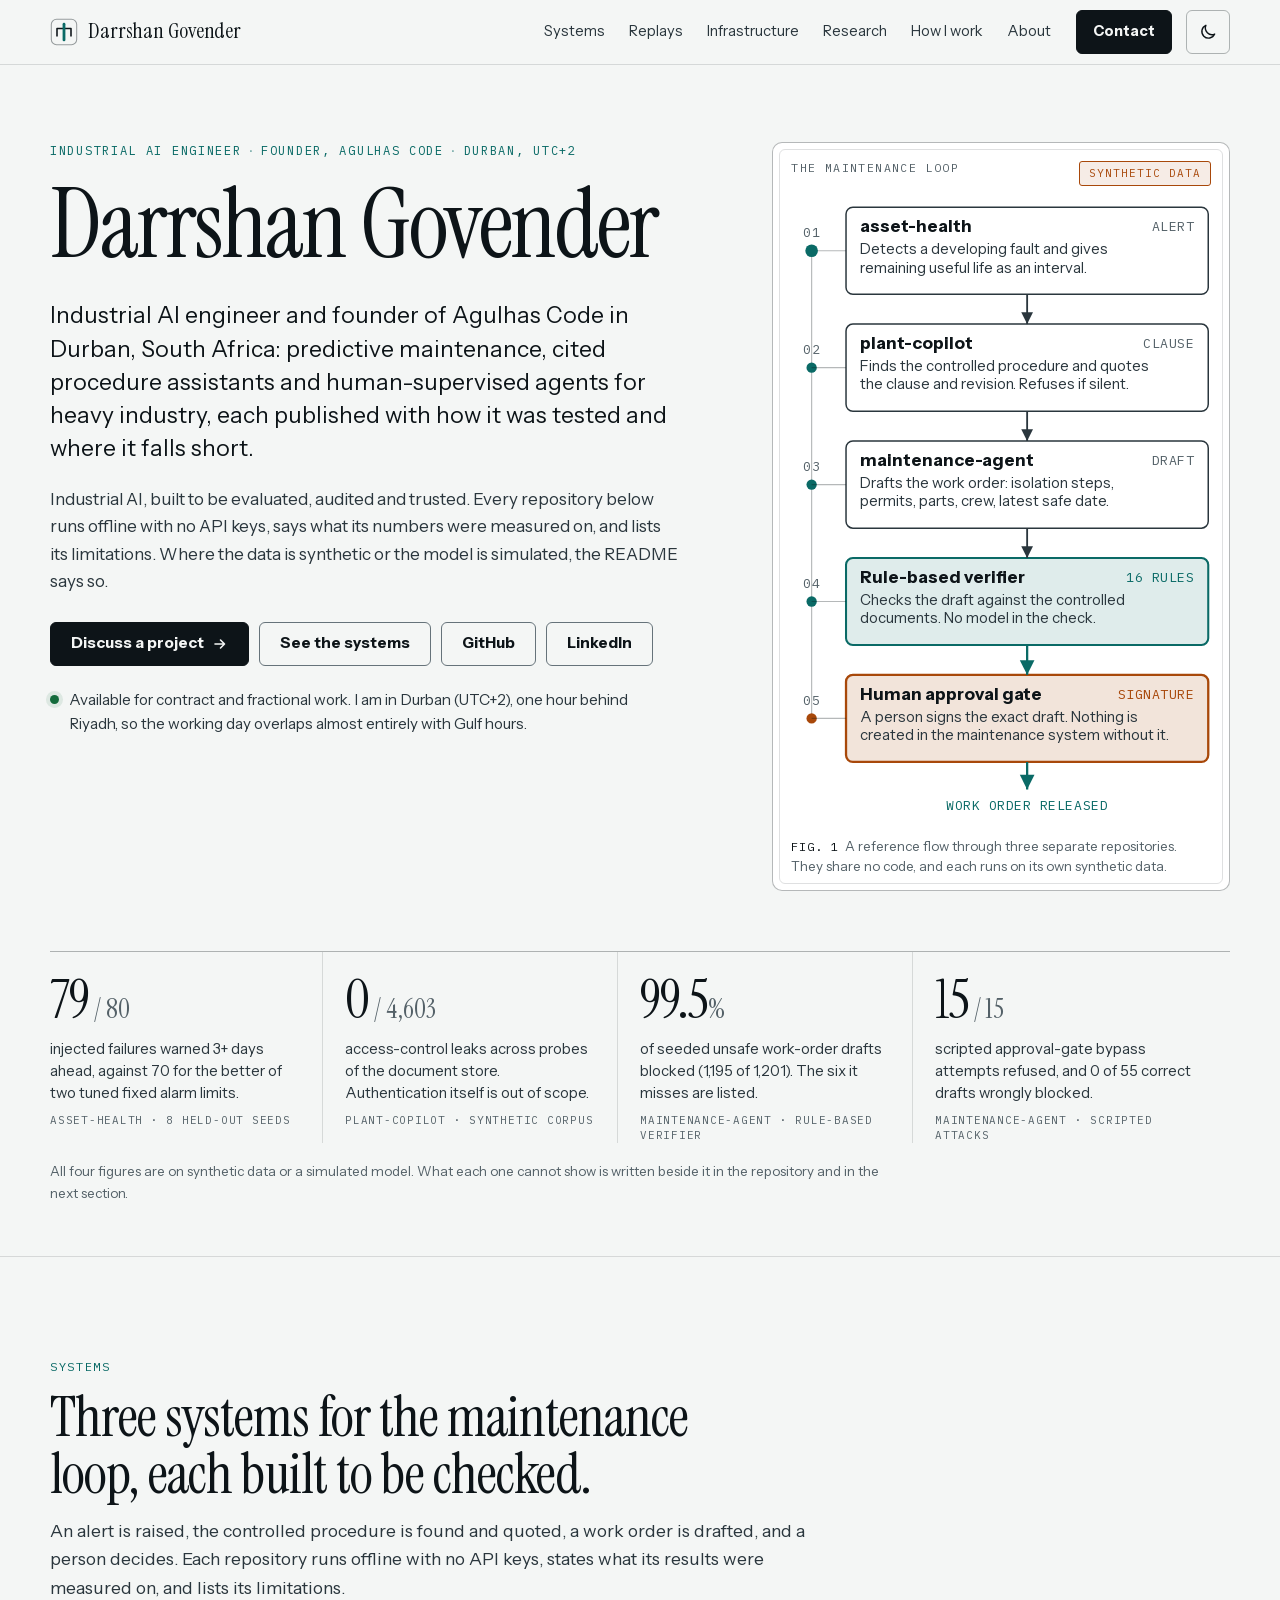
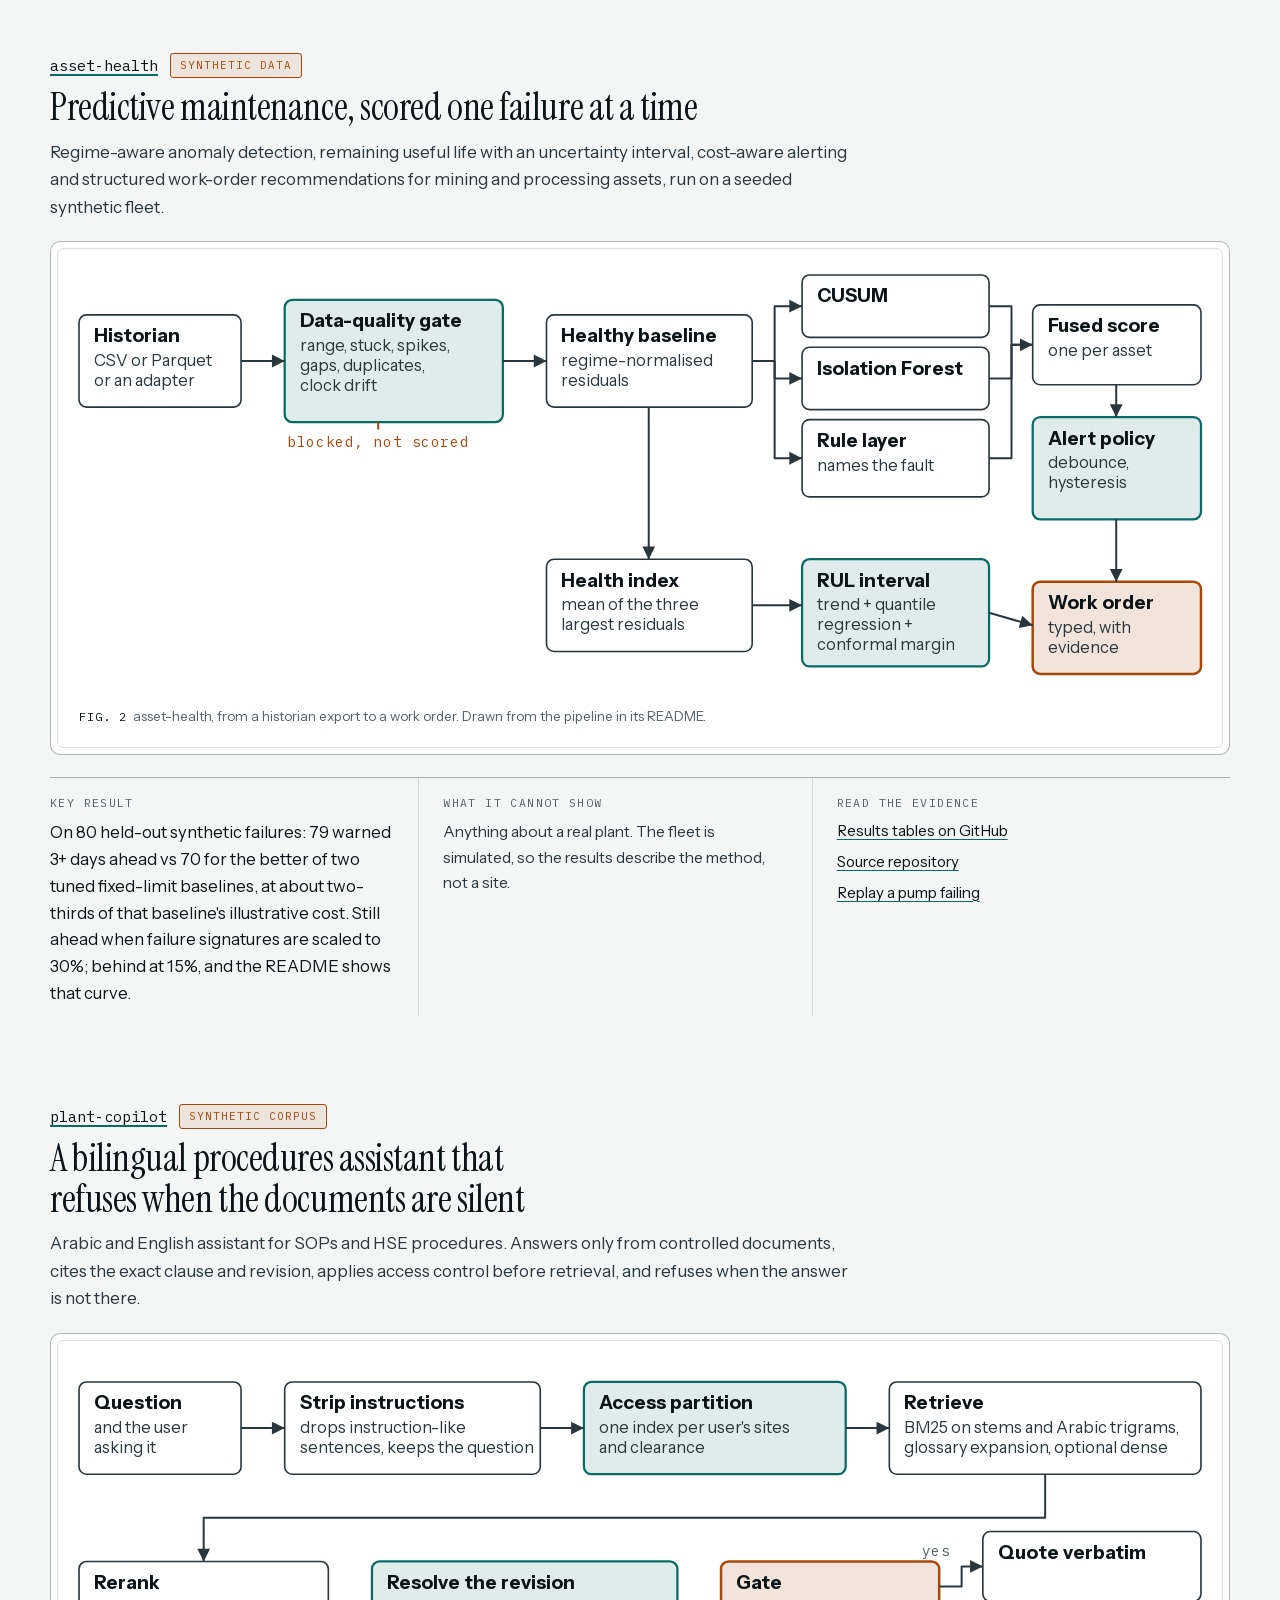
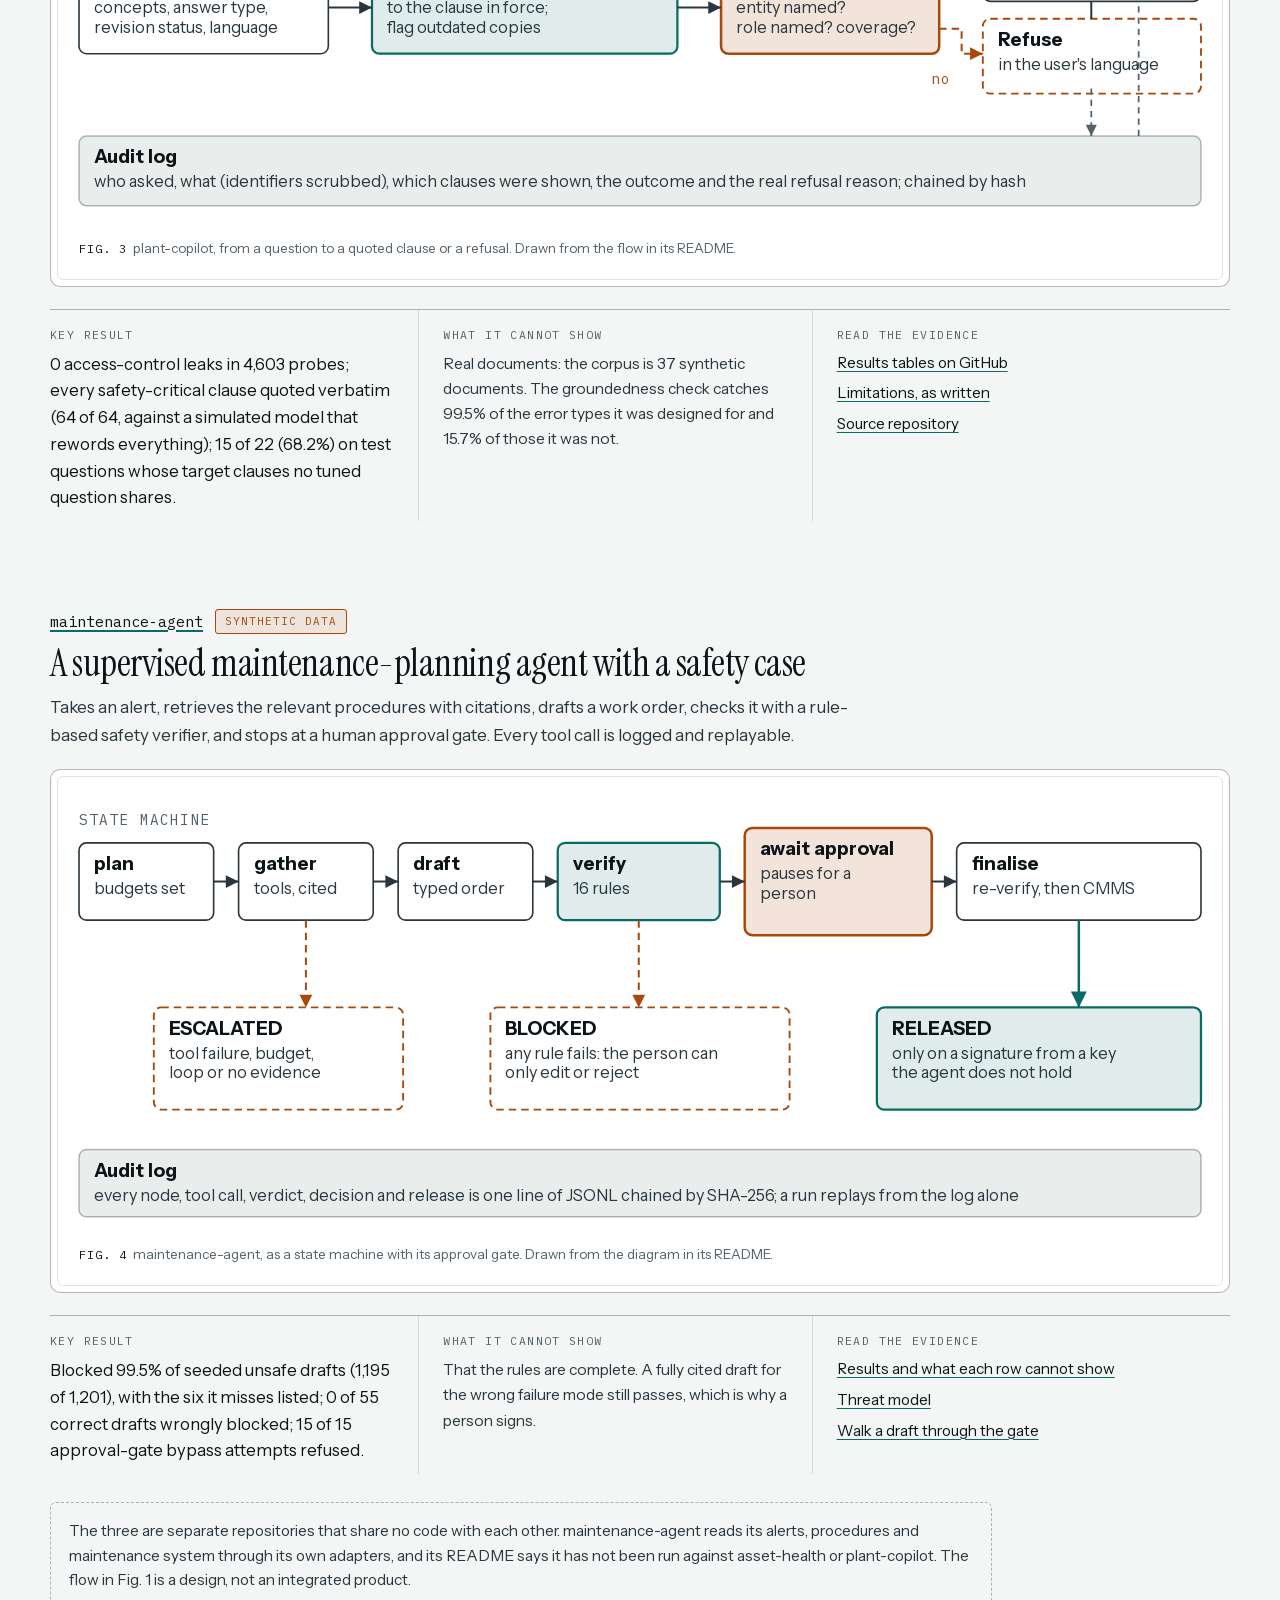
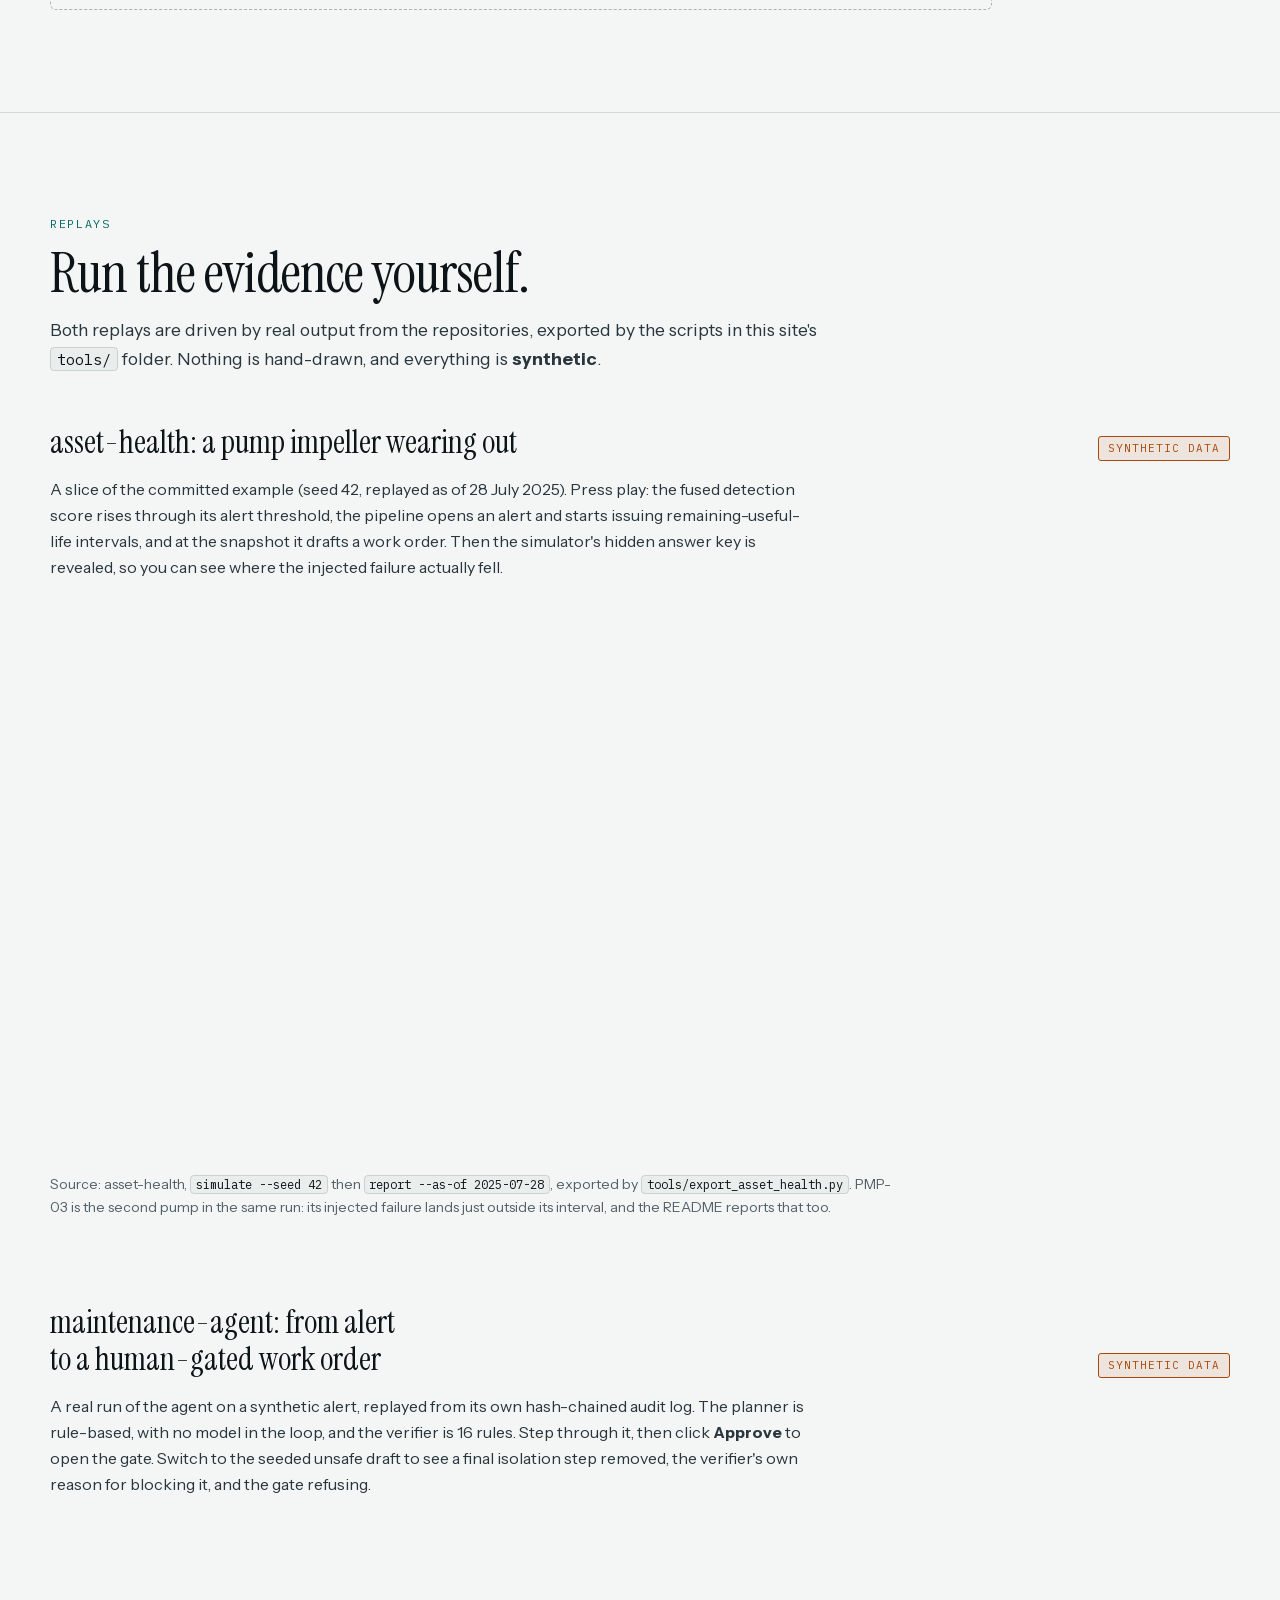
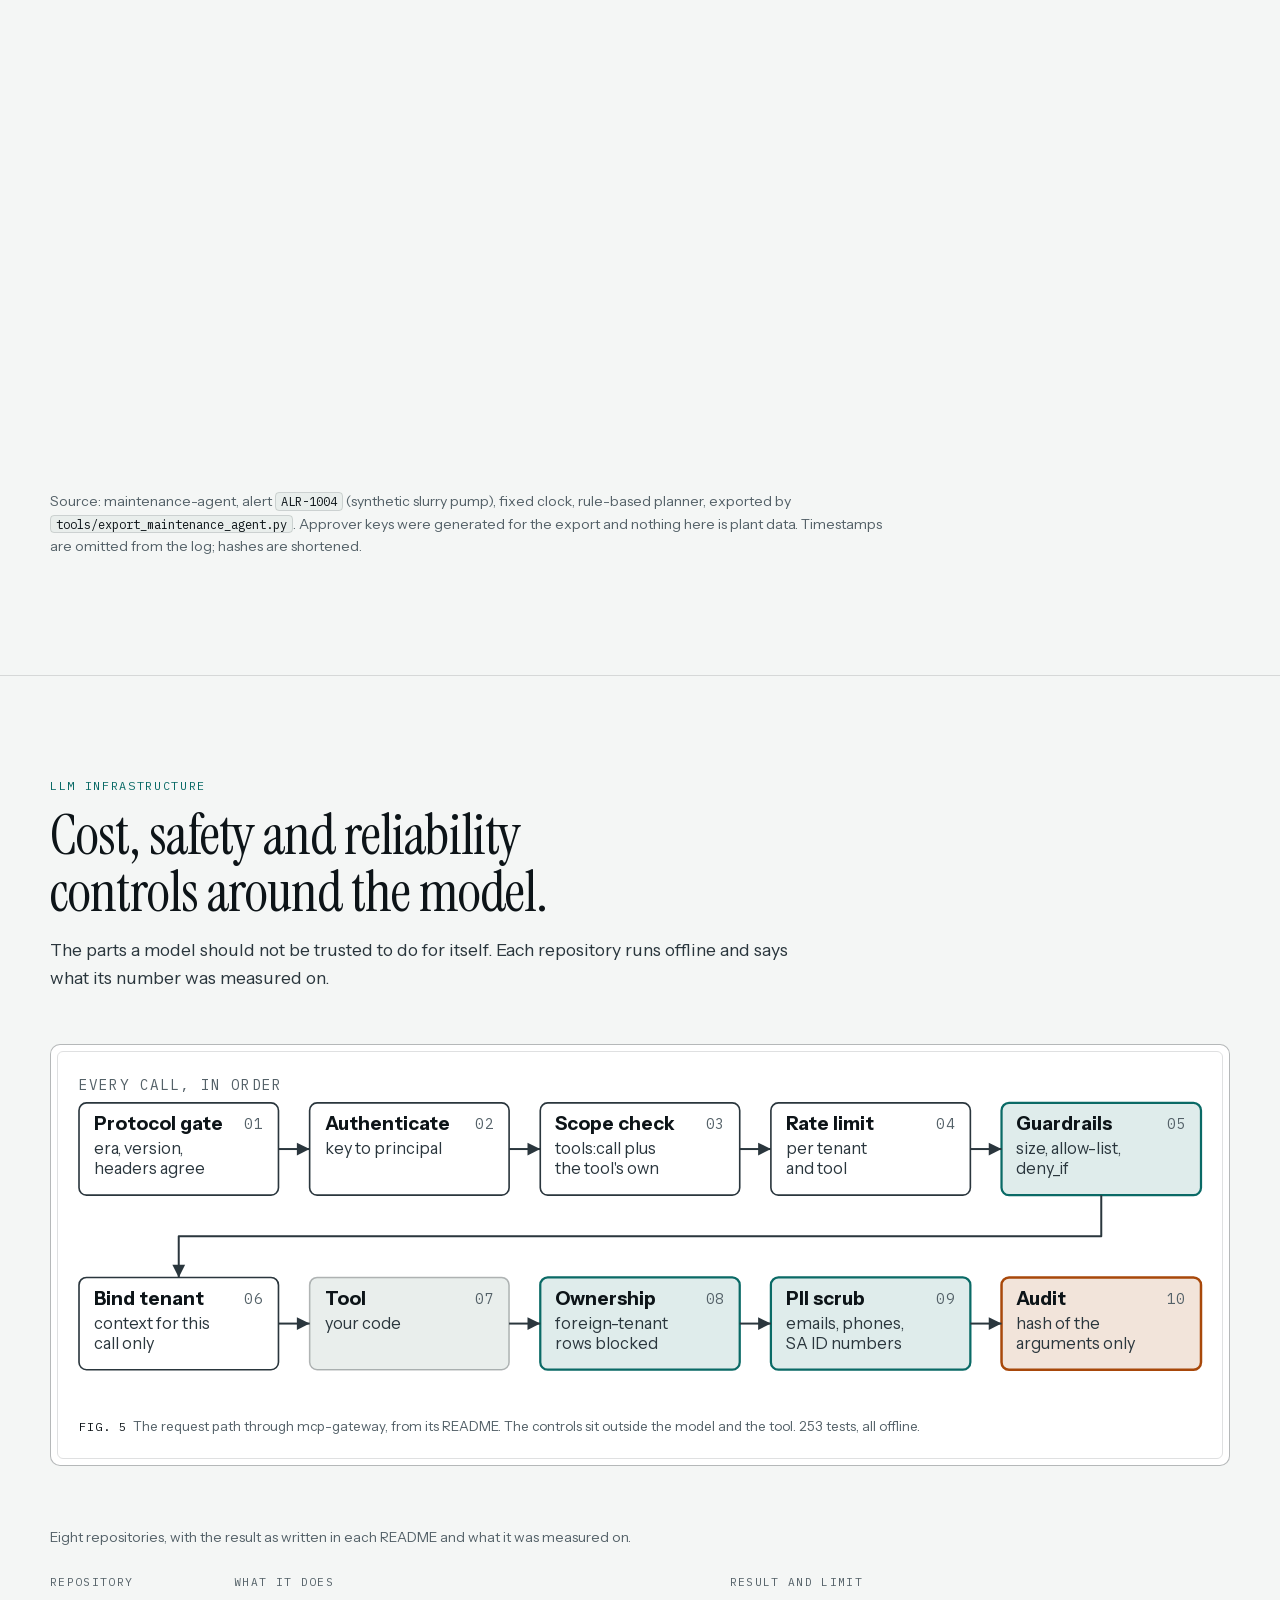
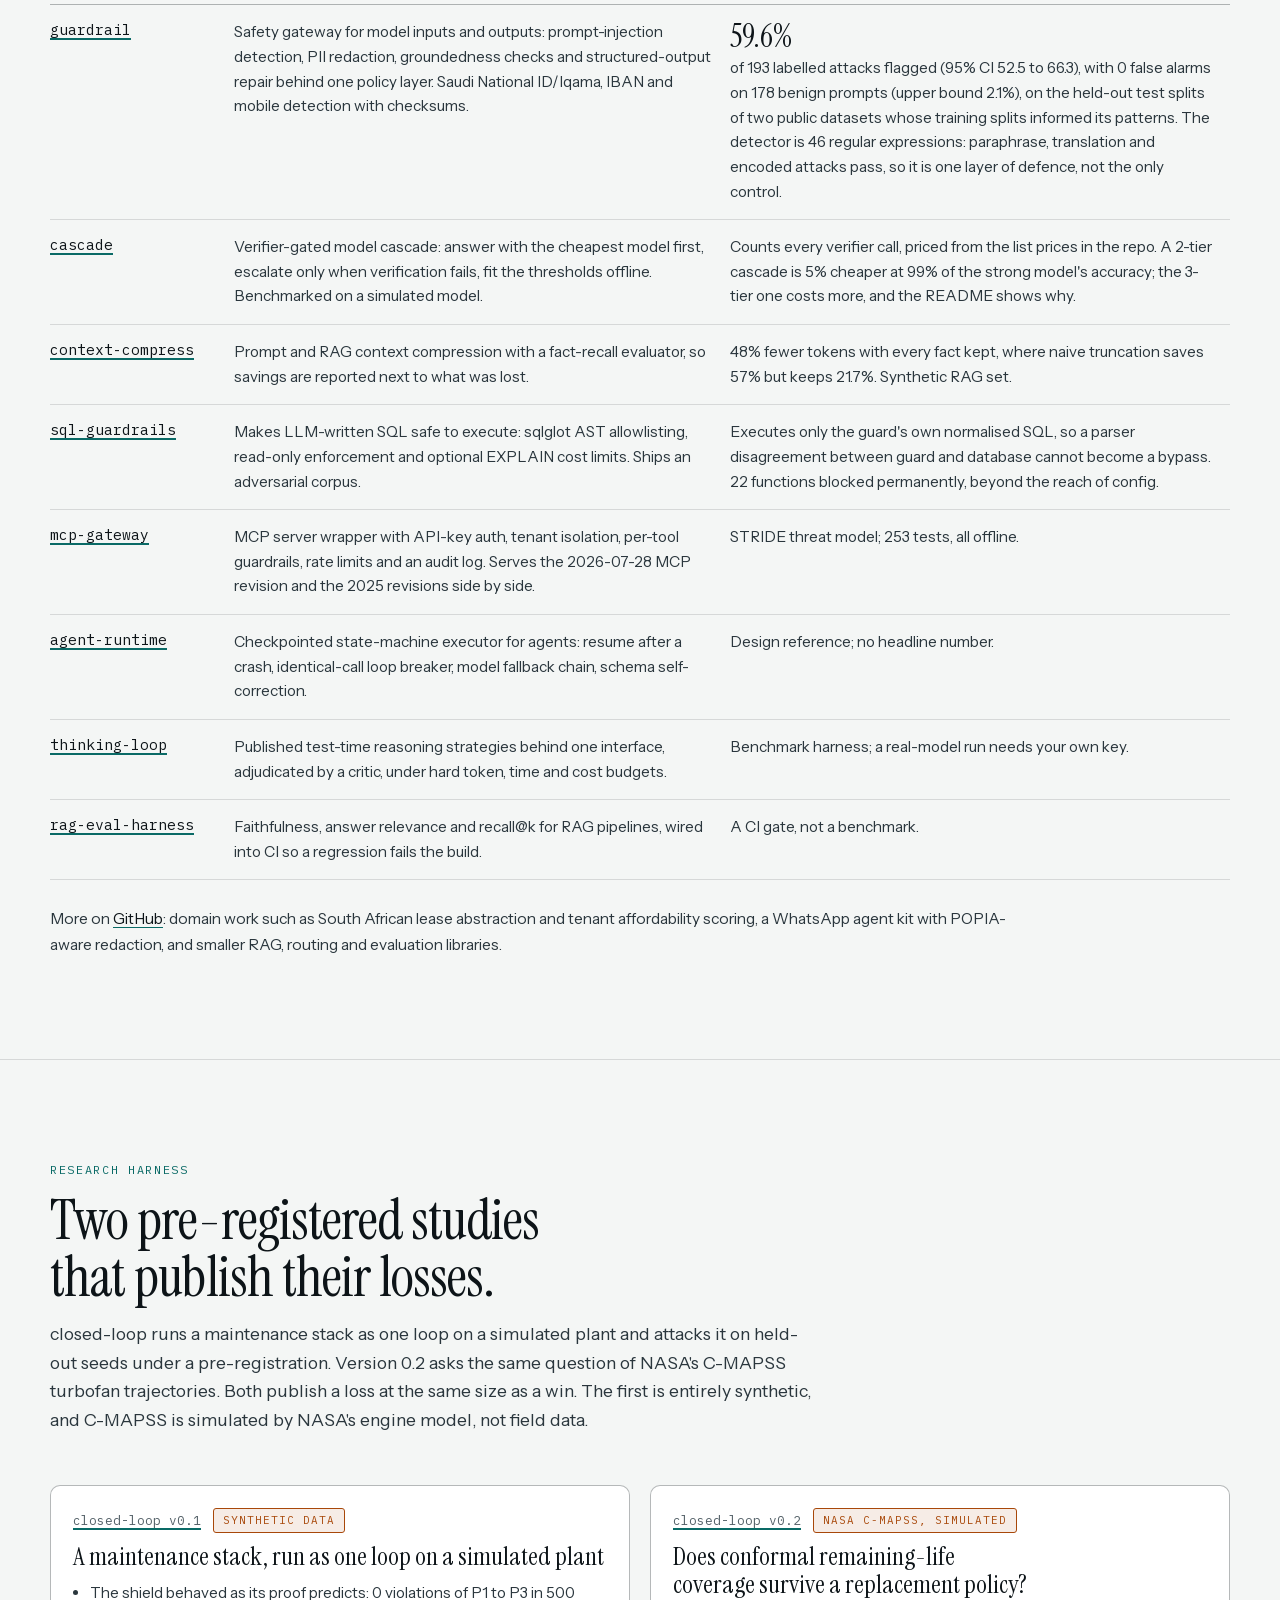
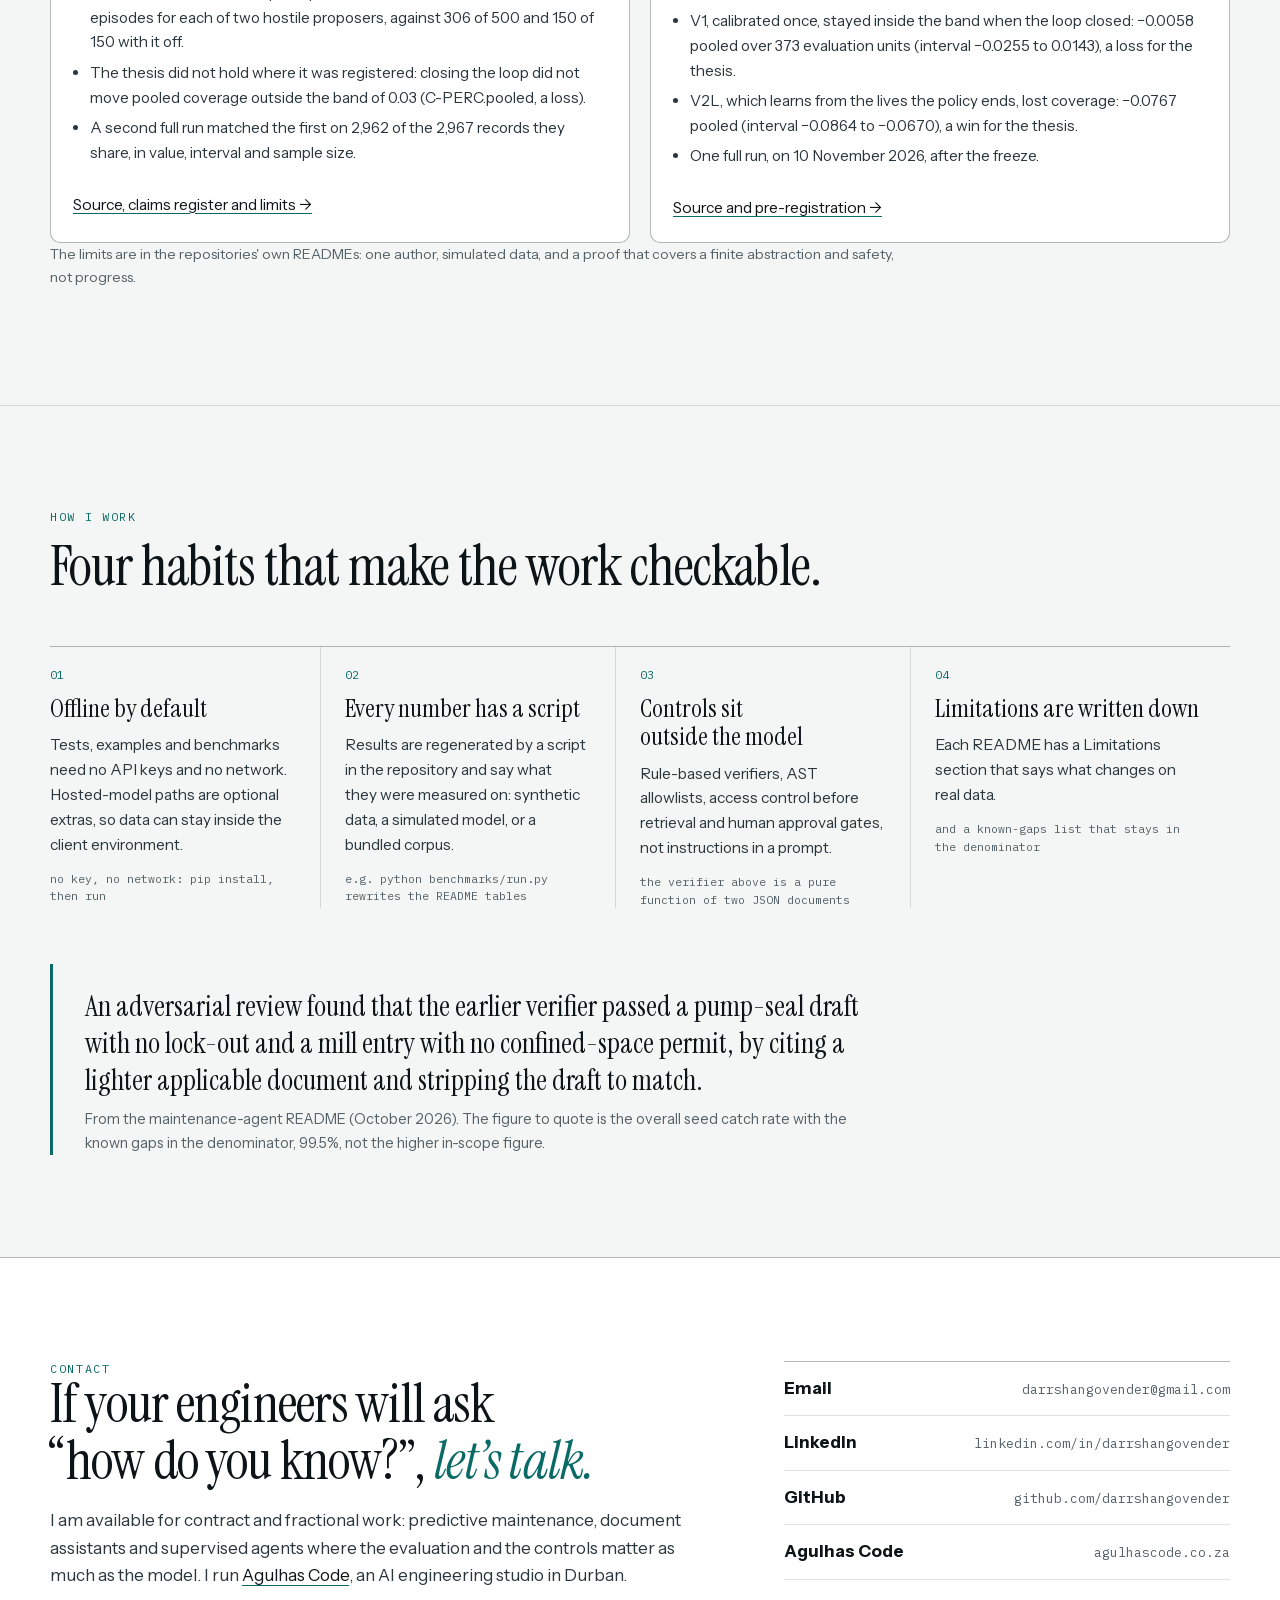
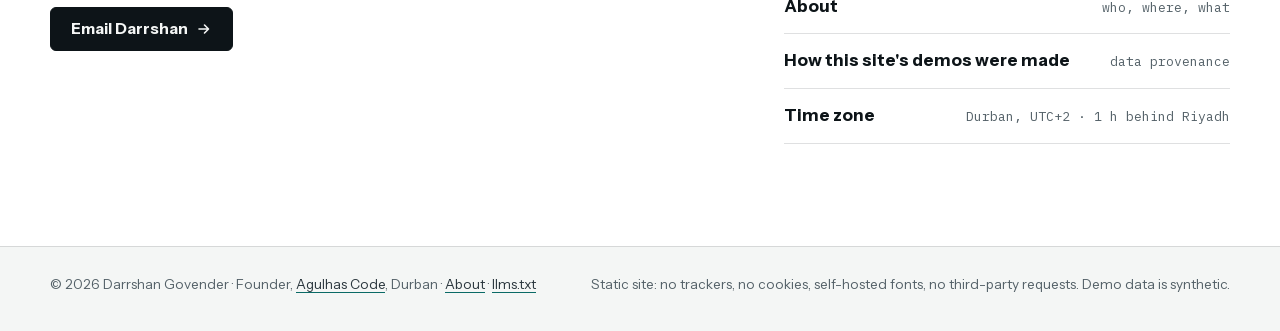
<file: index.html>
<!DOCTYPE html>
<html lang="en-ZA">
<head>
<meta charset="utf-8">
<meta name="viewport" content="width=device-width, initial-scale=1">
<title>Darrshan Govender | Industrial AI engineer · Founder, Agulhas Code</title>
<meta name="description" content="Darrshan Govender, Durban: industrial AI engineer and founder of Agulhas Code. Predictive maintenance, cited procedure assistants and supervised agents, with results and limits published.">
<meta name="author" content="Darrshan Govender">
<meta name="color-scheme" content="light dark">
<meta name="theme-color" content="#0b1014" media="(prefers-color-scheme: dark)">
<meta name="theme-color" content="#f4f6f5" media="(prefers-color-scheme: light)">
<meta http-equiv="Content-Security-Policy" content="default-src 'none'; script-src 'self' 'sha256-F9iwwmMLa+450QBGOroepRar2g9uHv35dq1sZEl4cfg='; style-src 'self' 'sha256-nvSiU5svESOGhu73LU6PHxbJUclFJb8It+GOL1VAi8o='; img-src 'self' data:; font-src 'self'; connect-src 'self'; base-uri 'none'; form-action 'none'">
<link rel="canonical" href="https://darrshangovender.github.io/">
<meta property="og:type" content="website">
<meta property="og:site_name" content="Darrshan Govender">
<meta property="og:title" content="Darrshan Govender | Industrial AI, built to be evaluated, audited and trusted">
<meta property="og:description" content="Darrshan Govender, Durban: industrial AI engineer and founder of Agulhas Code. Predictive maintenance, cited procedure assistants and supervised agents, with results and limits published.">
<meta property="og:url" content="https://darrshangovender.github.io/">
<meta property="og:image" content="https://darrshangovender.github.io/assets/img/og.png">
<meta property="og:image:width" content="1200">
<meta property="og:image:height" content="630">
<meta property="og:image:alt" content="Darrshan Govender, industrial AI engineer and founder of Agulhas Code, Durban. A maintenance loop drawn as an engineering diagram: alert, cited procedure, drafted work order, rule-based verifier and a human approval gate.">
<meta property="og:locale" content="en_ZA">
<meta name="twitter:card" content="summary_large_image">
<meta name="twitter:title" content="Darrshan Govender | Industrial AI, built to be evaluated, audited and trusted">
<meta name="twitter:description" content="Darrshan Govender, Durban: industrial AI engineer and founder of Agulhas Code. Predictive maintenance, cited procedure assistants and supervised agents, with results and limits published.">
<meta name="twitter:image" content="https://darrshangovender.github.io/assets/img/og.png">
<meta name="twitter:image:alt" content="Darrshan Govender, industrial AI engineer and founder of Agulhas Code, Durban. A maintenance loop drawn as an engineering diagram: alert, cited procedure, drafted work order, rule-based verifier and a human approval gate.">
<link rel="icon" href="assets/img/favicon.svg" type="image/svg+xml">
<link rel="icon" href="assets/img/favicon-32.png" sizes="32x32" type="image/png">
<link rel="apple-touch-icon" href="assets/img/apple-touch-icon.png">
<link rel="preload" href="assets/fonts/instrument-serif-400.woff2" as="font" type="font/woff2" crossorigin>
<link rel="preload" href="assets/fonts/instrument-sans-400.woff2" as="font" type="font/woff2" crossorigin>
<link rel="preload" href="assets/fonts/instrument-sans-700.woff2" as="font" type="font/woff2" crossorigin>
<link rel="preload" href="assets/fonts/plex-mono-400.woff2" as="font" type="font/woff2" crossorigin>
<script>(function(){var d=document.documentElement;d.classList.add('js');try{var t=localStorage.getItem('theme');if(t==='light'||t==='dark')d.setAttribute('data-theme',t)}catch(e){}})();</script>
<style>@font-face{font-family:"Instrument Sans";font-weight:400;font-style:normal;font-display:swap;src:url(assets/fonts/instrument-sans-400.woff2) format("woff2")}
@font-face{font-family:"Instrument Sans";font-weight:700;font-style:normal;font-display:swap;src:url(assets/fonts/instrument-sans-700.woff2) format("woff2")}
@font-face{font-family:"Instrument Serif";font-weight:400;font-style:normal;font-display:swap;src:url(assets/fonts/instrument-serif-400.woff2) format("woff2")}
@font-face{font-family:"Instrument Serif";font-weight:400;font-style:italic;font-display:optional;src:url(assets/fonts/instrument-serif-400-italic.woff2) format("woff2")}
@font-face{font-family:"IBM Plex Mono";font-weight:400;font-style:normal;font-display:swap;src:url(assets/fonts/plex-mono-400.woff2) format("woff2")}
@font-face{font-family:"IBM Plex Mono";font-weight:700;font-style:normal;font-display:optional;src:url(assets/fonts/plex-mono-700.woff2) format("woff2")}
:root{
  color-scheme:light dark;
  --bg:#f4f6f5;--surface:#fff;--surface-2:#e9eeec;
  --line:rgba(13,20,24,.13);--line-2:rgba(13,20,24,.3);
  --text:#0d1418;--text-2:#2a363d;--muted:#546168;
  --accent:#0a6a66;--accent-soft:rgba(10,106,102,.1);--on-accent:#fff;
  --signal:#a8480a;--signal-soft:rgba(168,72,10,.1);
  --ok:#146b3c;--bad:#a52424;--inc:#38507a;
  --ok-soft:rgba(20,107,60,.1);--bad-soft:rgba(165,36,36,.09);--inc-soft:rgba(56,80,122,.1);
  --focus:#0a6a66;--edge:#2a363d;--ctl:#66737a;
  --sans:"Instrument Sans",system-ui,-apple-system,"Segoe UI",Roboto,"Helvetica Neue",Arial,sans-serif;
  --serif:"Instrument Serif","Iowan Old Style","Palatino Linotype",Palatino,Georgia,serif;
  --mono:"IBM Plex Mono",ui-monospace,"Cascadia Code","SF Mono",Menlo,Consolas,"Liberation Mono",monospace;
  --maxw:1180px;--gutter:clamp(20px,4.4vw,48px);--radius:6px;--radius-lg:10px;--header-h:64px;
}
@media (prefers-color-scheme:dark){:root:not([data-theme="light"]){--bg:#0b1014;--surface:#121a21;--surface-2:#19232c;--line:rgba(255,255,255,.1);--line-2:rgba(255,255,255,.22);--text:#edf3f5;--text-2:#c4cfd5;--muted:#94a3ad;--accent:#52d6c6;--accent-soft:rgba(82,214,198,.13);--on-accent:#04201c;--signal:#ff9f5a;--signal-soft:rgba(255,159,90,.14);--ok:#62d08e;--bad:#ff837a;--inc:#a6b9e0;--ok-soft:rgba(98,208,142,.12);--bad-soft:rgba(255,131,122,.12);--inc-soft:rgba(166,185,224,.12);--focus:#7ee6d9;--edge:#aab7c0;--ctl:#6d7b86;}}
:root[data-theme="dark"]{--bg:#0b1014;--surface:#121a21;--surface-2:#19232c;--line:rgba(255,255,255,.1);--line-2:rgba(255,255,255,.22);--text:#edf3f5;--text-2:#c4cfd5;--muted:#94a3ad;--accent:#52d6c6;--accent-soft:rgba(82,214,198,.13);--on-accent:#04201c;--signal:#ff9f5a;--signal-soft:rgba(255,159,90,.14);--ok:#62d08e;--bad:#ff837a;--inc:#a6b9e0;--ok-soft:rgba(98,208,142,.12);--bad-soft:rgba(255,131,122,.12);--inc-soft:rgba(166,185,224,.12);--focus:#7ee6d9;--edge:#aab7c0;--ctl:#6d7b86;}
*,*::before,*::after{box-sizing:border-box}
html{scroll-behavior:smooth;-webkit-text-size-adjust:100%;text-size-adjust:100%;scroll-padding-top:calc(var(--header-h) + 16px);background:var(--bg)}
body{margin:0;background:var(--bg);color:var(--text-2);font:1.0625rem/1.62 var(--sans);-webkit-font-smoothing:antialiased;overflow-x:hidden}
h1,h2,h3,h4{color:var(--text);margin:0;font-weight:400;line-height:1.1;text-wrap:balance}
p{margin:0 0 1em;text-wrap:pretty}
a{color:var(--text);text-underline-offset:.22em;text-decoration-thickness:1px;text-decoration-color:var(--accent)}
a:hover{color:var(--accent)}
ul,ol{margin:0;padding:0}
code,kbd,.mono{font-family:var(--mono);font-size:.86em}
code{background:var(--surface-2);border:1px solid var(--line);padding:.08em .4em;border-radius:4px;color:var(--text);overflow-wrap:anywhere}
svg{display:block}
figure{margin:0}
[hidden]{display:none!important}
button,input{font:inherit;color:inherit}
:focus-visible{outline:2px solid var(--focus);outline-offset:3px;border-radius:3px}
.sr-only{position:absolute;width:1px;height:1px;margin:-1px;padding:0;overflow:hidden;clip:rect(0 0 0 0);white-space:nowrap;border:0}
.skip{position:absolute;left:12px;top:-80px;z-index:100;background:var(--accent);color:var(--on-accent);padding:12px 16px;border-radius:4px;font-weight:700;text-decoration:none}
.skip:focus{top:12px;color:var(--on-accent)}
.container{width:min(var(--maxw),100% - 2*var(--gutter));margin-inline:auto}
.label{font:400 .72rem/1.3 var(--mono);letter-spacing:.12em;text-transform:uppercase;color:var(--muted)}
.eyebrow{font:400 .76rem/1.4 var(--mono);letter-spacing:.14em;text-transform:uppercase;color:var(--accent);margin:0 0 20px}
.eyebrow .sep{opacity:.55;padding:0 .45em}
.btn{display:inline-flex;align-items:center;justify-content:center;gap:8px;min-height:44px;padding:0 20px;border:1px solid var(--ctl);border-radius:var(--radius);background:transparent;color:var(--text);font-weight:700;font-size:.95rem;text-decoration:none;cursor:pointer;transition:background-color .15s,border-color .15s,color .15s}
.btn:hover{background:var(--surface-2);color:var(--text);border-color:var(--muted)}
.btn:disabled,.btn[aria-disabled="true"]{opacity:.45;cursor:not-allowed}
.btn-primary{background:var(--text);border-color:var(--text);color:var(--bg)}
.btn-primary:hover{background:var(--accent);border-color:var(--accent);color:var(--on-accent)}
.btn-sm{padding:0 16px;font-size:.9rem}
.btn svg{width:16px;height:16px;flex:none}
.btn-approve{background:var(--ok);border-color:var(--ok);color:#04170c}
.btn-approve:hover{background:var(--ok);filter:brightness(1.1);color:#04170c;border-color:var(--ok)}
.btn-ghost-danger{border-color:var(--bad);color:var(--bad)}
.btn-ghost-danger:hover{background:var(--bad-soft);color:var(--bad);border-color:var(--bad)}
@media (prefers-color-scheme:light){:root:not([data-theme="dark"]) .btn-approve,:root:not([data-theme="dark"]) .btn-approve:hover{color:#fff}}
:root[data-theme="light"] .btn-approve,:root[data-theme="light"] .btn-approve:hover{color:#fff}
.chip{display:inline-flex;align-items:center;gap:6px;font:400 .68rem/1 var(--mono);letter-spacing:.09em;text-transform:uppercase;padding:6px 9px;border:1px solid currentColor;border-radius:3px;color:var(--muted);white-space:nowrap}
.chip-synth{color:var(--signal);background:var(--signal-soft)}
.chip-ok{color:var(--ok);background:var(--ok-soft)}
.chip-bad{color:var(--bad);background:var(--bad-soft)}
.chip-plain{border-color:var(--line-2)}
.site-header{position:sticky;top:0;z-index:50;background:color-mix(in srgb,var(--bg) 88%,transparent);backdrop-filter:saturate(1.4) blur(10px);-webkit-backdrop-filter:saturate(1.4) blur(10px);border-bottom:1px solid var(--line)}
.bar{display:flex;align-items:center;gap:14px;min-height:var(--header-h)}
.brand{display:inline-flex;align-items:center;gap:10px;color:var(--text);text-decoration:none;margin-right:auto;min-height:44px}
.brand-mark{width:28px;height:28px;flex:none;stroke:currentColor;fill:none}
.brand span{font:400 1.35rem/1 var(--serif);letter-spacing:-.005em}
.nav{display:flex;gap:2px}
.nav a{display:inline-flex;align-items:center;min-height:44px;padding:0 11px;font-size:.92rem;text-decoration:none;color:var(--text-2);border-radius:var(--radius)}
.nav a:hover,.nav a[aria-current]{color:var(--text);background:var(--surface-2)}
.theme-btn{display:none;width:44px;height:44px;align-items:center;justify-content:center;border:1px solid var(--line-2);border-radius:var(--radius);background:transparent;cursor:pointer;color:var(--text)}
.theme-btn:hover{background:var(--surface-2)}
.js .theme-btn{display:inline-flex}
.theme-btn svg{width:20px;height:20px;fill:none;stroke:currentColor;stroke-width:1.7;stroke-linecap:round;stroke-linejoin:round}
.theme-btn .i-sun{display:none}
:root[data-theme="dark"] .theme-btn .i-sun{display:block}
:root[data-theme="dark"] .theme-btn .i-moon{display:none}
@media (prefers-color-scheme:dark){:root:not([data-theme="light"]) .theme-btn .i-sun{display:block}:root:not([data-theme="light"]) .theme-btn .i-moon{display:none}}
.nav-toggle{display:none;min-height:44px;padding:0 14px;border:1px solid var(--line-2);border-radius:var(--radius);background:transparent;cursor:pointer;font-weight:700;font-size:.9rem}
@media (max-width:980px){
  .nav-toggle{display:inline-flex;align-items:center}
  .nav{display:none;position:absolute;left:0;right:0;top:var(--header-h);flex-direction:column;background:var(--bg);border-bottom:1px solid var(--line);padding:8px var(--gutter) 16px;gap:0}
  .nav.is-open{display:flex}
  .nav a{padding:0 4px;border-bottom:1px solid var(--line);border-radius:0}
  .bar .btn-sm{display:none}
}
.hero{padding:clamp(36px,6vw,84px) 0 clamp(28px,4vw,52px);position:relative}
.hero-grid{display:grid;grid-template-columns:minmax(0,1.18fr) minmax(0,.82fr);gap:clamp(28px,5vw,72px);align-items:start}
.hero h1{font:400 clamp(3.1rem,7.6vw,6.1rem)/.94 var(--serif);letter-spacing:-.022em;margin:0 0 .3em}
.hero h1 em{font-style:italic;color:var(--accent)}
.bio{font:400 clamp(1.18rem,1.9vw,1.42rem)/1.46 var(--sans);color:var(--text);max-width:34em;margin:0 0 .9em}
.sub{max-width:38em;margin:0 0 26px;color:var(--text-2)}
.cta-row{display:flex;flex-wrap:wrap;gap:10px;margin:0 0 22px}
.avail{display:flex;gap:10px;align-items:flex-start;font-size:.95rem;color:var(--text-2);margin:0;max-width:40em}
.avail .dot{flex:none;width:9px;height:9px;margin-top:.5em;border-radius:50%;background:var(--ok);box-shadow:0 0 0 4px var(--ok-soft)}
.hero-fig{border:1px solid var(--line-2);border-radius:var(--radius-lg);background:var(--surface);padding:18px 18px 14px;position:relative}
.hero-fig::before,.sheet::before{content:"";position:absolute;inset:6px;border:1px solid var(--line);border-radius:6px;pointer-events:none}
.hero-fig .fig-top{display:flex;justify-content:space-between;gap:10px;margin:0 0 12px}
.hero-fig figcaption,.sheet figcaption{font-size:.84rem;line-height:1.5;color:var(--muted);margin:12px 0 0}
.hero-fig figcaption b,.sheet figcaption b{font:400 .74rem var(--mono);letter-spacing:.08em;color:var(--text);margin-right:.5em}
@media (max-width:900px){.hero-grid{grid-template-columns:minmax(0,1fr)}.hero-fig{max-width:520px}}
.proof{margin-top:clamp(30px,5vw,60px);border-top:1px solid var(--line-2);display:grid;grid-template-columns:repeat(4,minmax(0,1fr))}
.proof>li{list-style:none;padding:22px 22px 0 0;margin-right:22px;border-right:1px solid var(--line)}
.proof>li:last-child{border-right:0;margin-right:0}
.proof .num{display:block;font:400 clamp(2.4rem,4.2vw,3.5rem)/1 var(--serif);color:var(--text);letter-spacing:-.02em;font-variant-numeric:tabular-nums}
.proof .num small{font-size:.5em;color:var(--muted);letter-spacing:0}
.proof .txt{display:block;margin:10px 0 8px;font-size:.93rem;line-height:1.5;color:var(--text-2)}
.proof .src{display:block;font:400 .68rem/1.4 var(--mono);letter-spacing:.07em;text-transform:uppercase;color:var(--muted)}
.proof-note{font-size:.84rem;color:var(--muted);margin:18px 0 0;max-width:62em}
@media (max-width:900px){.proof{grid-template-columns:repeat(2,minmax(0,1fr))}.proof>li{padding:18px 16px 18px 0;margin:0;border-right:0;border-bottom:1px solid var(--line)}.proof>li:nth-child(odd){margin-right:16px;border-right:1px solid var(--line)}}
@media (max-width:520px){.proof{grid-template-columns:minmax(0,1fr)}.proof>li,.proof>li:nth-child(odd){margin:0;border-right:0}}
.section{padding:clamp(52px,8vw,108px) 0;border-top:1px solid var(--line)}
.sec-head{display:grid;grid-template-columns:minmax(0,1fr);gap:14px;margin-bottom:clamp(28px,4vw,52px);max-width:52rem}
.kicker{font:400 .74rem/1.3 var(--mono);letter-spacing:.14em;text-transform:uppercase;color:var(--accent);margin:0}
.kicker b{font-weight:400;color:var(--muted);margin-right:.7em}
.sec-head h2{font:400 clamp(2.15rem,4.6vw,3.5rem)/1.02 var(--serif);letter-spacing:-.018em}
.lede{font-size:1.1rem;max-width:44em;margin:0;color:var(--text-2)}
.note{font-size:.88rem;color:var(--muted);max-width:60em}
.sys{margin:0 0 clamp(52px,7vw,88px)}
.sys:last-of-type{margin-bottom:0}
.sys-head{display:grid;grid-template-columns:minmax(0,1fr);gap:10px;margin-bottom:20px;max-width:50rem}
.sys-k{display:flex;flex-wrap:wrap;align-items:center;gap:8px 12px;margin:0;font:400 .8rem/1 var(--mono);color:var(--muted)}
.sys-k .repo{color:var(--text);font-size:.95rem;text-decoration-color:var(--accent);text-decoration-thickness:2px}
.sys-head h3{font:400 clamp(1.7rem,3vw,2.35rem)/1.08 var(--serif);letter-spacing:-.012em}
.sys-head p{margin:0;color:var(--text-2)}
.sheet{position:relative;border:1px solid var(--line-2);border-radius:var(--radius-lg);background:var(--surface);padding:clamp(16px,2.4vw,28px)}
.sheet-body{position:relative}
.dg{width:100%;height:auto;overflow:visible}
.sheet .steps{display:none}
.steps{counter-reset:s;list-style:none;margin:0;position:relative}
.steps li{counter-increment:s;position:relative;padding:0 0 18px 40px;font-size:.95rem;line-height:1.5}
.steps li::before{content:counter(s,decimal-leading-zero);position:absolute;left:0;top:1px;font:400 .72rem/1 var(--mono);color:var(--accent);width:26px}
.steps li::after{content:"";position:absolute;left:12px;top:22px;bottom:2px;border-left:1px solid var(--line-2)}
.steps li:last-child{padding-bottom:0}.steps li:last-child::after{display:none}
.steps b{display:block;color:var(--text);font-size:1rem}
@media (max-width:759px){.sheet .dg{display:none}.sheet .steps{display:block}}
.facts{display:grid;grid-template-columns:repeat(3,minmax(0,1fr));gap:0;margin-top:22px;border-top:1px solid var(--line-2)}
.facts>div{padding:18px 24px 0 0;margin-right:24px;border-right:1px solid var(--line)}
.facts>div:last-child{border-right:0;margin-right:0;padding-right:0}
.facts h4{font:400 .72rem/1.3 var(--mono);letter-spacing:.12em;text-transform:uppercase;color:var(--muted);margin-bottom:8px}
.facts p{font-size:.97rem;margin:0 0 .6em;color:var(--text-2)}
.facts p.result{color:var(--text);font-size:1.03rem}
.facts ul{list-style:none;font-size:.95rem}
.facts li{margin:0 0 6px}
@media (max-width:900px){.facts{grid-template-columns:minmax(0,1fr)}.facts>div{margin:0;padding:16px 0 4px;border-right:0;border-bottom:1px solid var(--line)}.facts>div:last-child{border-bottom:0}}
.flow-note{margin:28px 0 0;padding:16px 18px;border:1px dashed var(--line-2);border-radius:var(--radius);font-size:.95rem;max-width:62em;color:var(--text-2)}
@media (prefers-reduced-motion:no-preference){
  .pulse{animation:travel 5.2s cubic-bezier(.45,0,.2,1) infinite}
  @keyframes travel{0%{transform:translateY(0);opacity:0}8%{opacity:.9}88%{opacity:.9}100%{transform:translateY(408px);opacity:0}}
}
@media (prefers-reduced-motion:reduce){.pulse{display:none}html{scroll-behavior:auto}}
.table-scroll{overflow-x:auto}
.ledger{width:100%;border-collapse:collapse;font-size:.95rem}
.ledger caption{text-align:left;font-size:.86rem;color:var(--muted);padding:0 0 12px}
.ledger th,.ledger td{text-align:left;padding:15px 18px 15px 0;border-bottom:1px solid var(--line);vertical-align:top}
.ledger thead th{font:400 .7rem/1.3 var(--mono);letter-spacing:.12em;text-transform:uppercase;color:var(--muted);border-bottom:1px solid var(--line-2)}
.ledger tbody th{font:400 .92rem/1.4 var(--mono);white-space:nowrap}
.ledger tbody th a{text-decoration-thickness:2px}
.ledger tbody th{width:11.5rem}
.ledger td:first-of-type{width:42%}
.replays .note{margin-top:12px}
@media (max-width:520px){.hero-fig{padding:14px 10px 12px}}
.ledger td strong{color:var(--text);font-weight:700}
.ledger .big{display:block;font:400 2rem/1 var(--serif);color:var(--text);margin-bottom:4px}
@media (max-width:759px){
  .ledger thead{display:none}
  .ledger,.ledger tbody,.ledger tr,.ledger th,.ledger td{display:block}
  .ledger tr{padding:16px 0;border-bottom:1px solid var(--line)}
  .ledger th,.ledger td{border:0;padding:0 0 8px}
  .ledger td[data-label]::before{content:attr(data-label);display:block;font:400 .66rem/1.4 var(--mono);letter-spacing:.12em;text-transform:uppercase;color:var(--muted)}
}
.more-row{margin:26px 0 0;font-size:.97rem;max-width:62em}
.fig-wide{margin:0 0 clamp(36px,5vw,60px)}
.principles{list-style:none;display:grid;grid-template-columns:repeat(4,minmax(0,1fr));border-top:1px solid var(--line-2)}
.principles li{padding:22px 24px 0 0;margin-right:24px;border-right:1px solid var(--line)}
.principles li:last-child{border-right:0;margin-right:0}
.principles .n{display:block;font:400 .74rem/1 var(--mono);color:var(--accent);margin-bottom:14px}
.principles h3{font:400 1.6rem/1.1 var(--serif);margin-bottom:10px}
.principles p{font-size:.96rem;margin:0 0 .8em}
.principles .ev{display:block;font:400 .72rem/1.5 var(--mono);color:var(--muted)}
@media (max-width:980px){.principles{grid-template-columns:repeat(2,minmax(0,1fr))}.principles li{margin:0;padding:20px 20px 20px 0;border-right:0;border-bottom:1px solid var(--line)}}
@media (max-width:560px){.principles{grid-template-columns:minmax(0,1fr)}}
.pull{margin:clamp(30px,5vw,56px) 0 0;padding:24px 0 0 clamp(18px,3vw,32px);border-left:3px solid var(--accent);max-width:52rem}
.pull blockquote{margin:0 0 10px;font:400 clamp(1.3rem,2.4vw,1.8rem)/1.28 var(--serif);color:var(--text)}
.pull figcaption{font-size:.9rem;color:var(--muted)}
.contact{padding:clamp(56px,8vw,104px) 0;border-top:1px solid var(--line-2);background:var(--surface)}
.contact-grid{display:grid;grid-template-columns:minmax(0,1.2fr) minmax(0,.8fr);gap:clamp(28px,5vw,72px);align-items:start}
.contact h2{font:400 clamp(2.1rem,4.4vw,3.4rem)/1.04 var(--serif);letter-spacing:-.016em;margin-bottom:18px}
.contact h2 em{font-style:italic;color:var(--accent)}
.contact-list{list-style:none;border-top:1px solid var(--line-2)}
.contact-list li{border-bottom:1px solid var(--line)}
.contact-list a,.contact-list .static-row{display:flex;justify-content:space-between;align-items:baseline;gap:16px;flex-wrap:wrap;min-height:44px;padding:13px 0;text-decoration:none;color:var(--text);font-weight:700}
.contact-list a:hover{color:var(--accent)}
.contact-list small{font:400 .82rem/1.4 var(--mono);color:var(--muted);font-weight:400;overflow-wrap:anywhere}
@media (max-width:900px){.contact-grid{grid-template-columns:minmax(0,1fr)}}
.footer{padding:26px 0 36px;font-size:.85rem;color:var(--muted);border-top:1px solid var(--line)}
.footer .container{display:flex;flex-wrap:wrap;justify-content:space-between;gap:8px 24px}
.footer a{color:var(--text-2)}
.about{padding:clamp(36px,6vw,80px) 0 clamp(52px,8vw,100px)}
.about h1{font:400 clamp(2.8rem,6.4vw,5rem)/.98 var(--serif);letter-spacing:-.02em;margin:0 0 .35em}
.prose{max-width:40rem}
.prose p{font-size:1.1rem;line-height:1.65;color:var(--text-2)}
.prose h2{font:400 1.7rem/1.15 var(--serif);margin:1.6em 0 .5em}
.prose ul{padding-left:1.1em;font-size:1.05rem}.prose li{margin:0 0 .4em}
.fact-list{list-style:none;margin:28px 0 0;border-top:1px solid var(--line-2);max-width:40rem}
.fact-list li{display:grid;grid-template-columns:9.5rem minmax(0,1fr);gap:14px;padding:12px 0;border-bottom:1px solid var(--line);font-size:.98rem}
.fact-list b{font:400 .72rem/1.6 var(--mono);letter-spacing:.1em;text-transform:uppercase;color:var(--muted)}
@media (max-width:520px){.fact-list li{grid-template-columns:minmax(0,1fr);gap:2px}}
.pending-note{margin:0 0 16px;padding:10px 14px;border:1px dashed var(--signal);border-radius:var(--radius);color:var(--signal);font:400 .78rem/1.5 var(--mono)}
.cards2{display:grid;grid-template-columns:repeat(2,minmax(0,1fr));gap:20px;margin-top:8px}
.card{border:1px solid var(--line-2);border-radius:var(--radius-lg);background:var(--surface);padding:22px}
.card h3{font:400 1.6rem/1.1 var(--serif);margin:10px 0}
.card .repo{font:400 .8rem var(--mono);color:var(--muted)}
.card ul{margin:10px 0 0 1.1em;font-size:.95rem}.card li{margin:0 0 6px}
@media (max-width:820px){.cards2{grid-template-columns:minmax(0,1fr)}}
@media print{.site-header,.theme-btn{display:none}body{background:#fff;color:#000}}
noscript .nojs{margin:12px 0;padding:14px 16px;border:1px dashed var(--line-2);border-radius:var(--radius);color:var(--muted)}
.replays{display:grid;gap:clamp(40px,6vw,72px);grid-template-columns:minmax(0,1fr)}
.replays>*{min-width:0}
.replay-title{display:flex;justify-content:space-between;gap:12px;flex-wrap:wrap;align-items:flex-end;margin-bottom:16px}
.replay-title h3{font:400 clamp(1.5rem,2.6vw,2rem)/1.15 var(--serif);max-width:34ch}
.replay-intro{max-width:70ch;margin:0 0 20px;font-size:1rem}
.js:not(.demos-ready) .replays .panel{visibility:hidden;min-height:560px}
.js:not(.demos-ready) .replays .panel>*{display:none}
.dg .b{fill:var(--surface);stroke:var(--edge);stroke-width:1.3}.dg .bk{fill:color-mix(in srgb, var(--accent) 13%, var(--surface));stroke:var(--accent);stroke-width:1.8}.dg .bg{fill:color-mix(in srgb, var(--signal) 15%, var(--surface));stroke:var(--signal);stroke-width:2}.dg .bm{fill:var(--surface-2);stroke:var(--line-2);stroke-width:1.2}.dg .bw{fill:var(--surface);stroke:var(--signal);stroke-width:1.5;stroke-dasharray:6 4}.dg .t1{font:700 15px var(--sans);fill:var(--text)}.dg .t2{font:400 13px var(--sans);fill:var(--text-2)}.dg .tm{font:400 11.5px var(--mono);fill:var(--muted);letter-spacing:.04em}.dg .tw{font:400 11.5px var(--mono);fill:var(--signal);letter-spacing:.04em}.dg .ta{font:400 11.5px var(--mono);fill:var(--accent);letter-spacing:.04em}.dg .fl{font:400 11.5px var(--mono);fill:var(--muted);letter-spacing:.08em}.dg .e{fill:none;stroke:var(--edge);stroke-width:1.6;stroke-linejoin:round}.dg .ed{fill:none;stroke:var(--muted);stroke-width:1.4;stroke-dasharray:5 4;stroke-linejoin:round}.dg .ew{fill:none;stroke:var(--signal);stroke-width:1.6;stroke-dasharray:6 4;stroke-linejoin:round}.dg .ek{fill:none;stroke:var(--accent);stroke-width:2;stroke-linejoin:round}.dg .mk{fill:var(--edge)}.dg .mkd{fill:var(--muted)}.dg .mkw{fill:var(--signal)}.dg .mkk{fill:var(--accent)}.dg .rule{stroke:var(--line-2);stroke-width:1}.dg .dot{fill:var(--accent)}.dg .dotw{fill:var(--signal)}
</style>
<link id="demos-css" rel="stylesheet" href="assets/css/demos.css" media="print">
<noscript><link rel="stylesheet" href="assets/css/demos.css"></noscript>
<script defer src="assets/js/app.js"></script>
<script type="application/ld+json">
{
 "@context": "https://schema.org",
 "@graph": [
  {
   "@type": "WebSite",
   "@id": "https://darrshangovender.github.io/#website",
   "url": "https://darrshangovender.github.io/",
   "name": "Darrshan Govender",
   "inLanguage": "en-ZA",
   "publisher": {
    "@id": "https://darrshangovender.github.io/#person"
   }
  },
  {
   "@type": "ProfilePage",
   "@id": "https://darrshangovender.github.io/#webpage",
   "url": "https://darrshangovender.github.io/",
   "name": "Darrshan Govender | Industrial AI engineer · Founder, Agulhas Code",
   "description": "Darrshan Govender, Durban: industrial AI engineer and founder of Agulhas Code. Predictive maintenance, cited procedure assistants and supervised agents, with results and limits published.",
   "inLanguage": "en-ZA",
   "isPartOf": {
    "@id": "https://darrshangovender.github.io/#website"
   },
   "mainEntity": {
    "@id": "https://darrshangovender.github.io/#person"
   },
   "dateModified": "2026-11-15"
  },
  {
   "@type": "Person",
   "@id": "https://darrshangovender.github.io/#person",
   "name": "Darrshan Govender",
   "description": "Industrial AI engineer and founder of Agulhas Code in Durban, South Africa: predictive maintenance, cited procedure assistants and human-supervised agents for heavy industry, each published with how it was tested and where it falls short.",
   "jobTitle": [
    "Industrial AI engineer",
    "Founder, Agulhas Code"
   ],
   "url": "https://darrshangovender.github.io/",
   "mainEntityOfPage": "https://darrshangovender.github.io/about/",
   "address": {
    "@type": "PostalAddress",
    "addressLocality": "Durban",
    "addressCountry": "ZA"
   },
   "worksFor": {
    "@id": "https://agulhascode.co.za/#organization"
   },
   "knowsAbout": [
    "Predictive maintenance",
    "Industrial AI",
    "Remaining useful life estimation",
    "Conformal prediction",
    "Anomaly detection",
    "Retrieval-augmented generation",
    "Bilingual Arabic and English document retrieval",
    "LLM evaluation",
    "AI safety controls",
    "Prompt-injection defence",
    "Supervised AI agents",
    "Model Context Protocol"
   ],
   "sameAs": [
    "https://github.com/darrshangovender",
    "https://www.linkedin.com/in/darrshangovender/",
    "https://agulhascode.co.za"
   ]
  },
  {
   "@type": "Organization",
   "@id": "https://agulhascode.co.za/#organization",
   "name": "Agulhas Code",
   "legalName": "Agulhas Code (Pty) Ltd",
   "url": "https://agulhascode.co.za",
   "founder": {
    "@id": "https://darrshangovender.github.io/#person"
   },
   "location": {
    "@type": "Place",
    "address": {
     "@type": "PostalAddress",
     "addressLocality": "Durban",
     "addressCountry": "ZA"
    }
   }
  },
  {
   "@type": "SoftwareSourceCode",
   "@id": "https://github.com/darrshangovender/asset-health",
   "name": "asset-health",
   "description": "Offline predictive maintenance for mining assets, scored one failure at a time: anomaly detection, remaining useful life as an interval, cost-aware alerts and structured work orders, on a seeded synthetic fleet.",
   "codeRepository": "https://github.com/darrshangovender/asset-health",
   "url": "https://github.com/darrshangovender/asset-health",
   "programmingLanguage": "Python",
   "license": "https://spdx.org/licenses/MIT",
   "isAccessibleForFree": true,
   "author": {
    "@id": "https://darrshangovender.github.io/#person"
   }
  },
  {
   "@type": "SoftwareSourceCode",
   "@id": "https://github.com/darrshangovender/plant-copilot",
   "name": "plant-copilot",
   "description": "Bilingual Arabic and English assistant for plant procedures: answers only from controlled documents, cites the clause and revision, applies access control before retrieval and refuses when the documents are silent. Synthetic corpus.",
   "codeRepository": "https://github.com/darrshangovender/plant-copilot",
   "url": "https://github.com/darrshangovender/plant-copilot",
   "programmingLanguage": "Python",
   "license": "https://spdx.org/licenses/MIT",
   "isAccessibleForFree": true,
   "author": {
    "@id": "https://darrshangovender.github.io/#person"
   }
  },
  {
   "@type": "SoftwareSourceCode",
   "@id": "https://github.com/darrshangovender/maintenance-agent",
   "name": "maintenance-agent",
   "description": "Supervised maintenance-planning agent: drafts a work order from an alert, checks it with a 16-rule verifier that uses no model, and stops at a human approval gate. All data is synthetic.",
   "codeRepository": "https://github.com/darrshangovender/maintenance-agent",
   "url": "https://github.com/darrshangovender/maintenance-agent",
   "programmingLanguage": "Python",
   "license": "https://spdx.org/licenses/MIT",
   "isAccessibleForFree": true,
   "author": {
    "@id": "https://darrshangovender.github.io/#person"
   }
  },
  {
   "@type": "SoftwareSourceCode",
   "@id": "https://github.com/darrshangovender/guardrail",
   "name": "guardrail",
   "description": "Safety gateway for model inputs and outputs: prompt-injection detection, PII redaction, groundedness checks and structured-output repair behind one policy layer.",
   "codeRepository": "https://github.com/darrshangovender/guardrail",
   "url": "https://github.com/darrshangovender/guardrail",
   "programmingLanguage": "Python",
   "license": "https://spdx.org/licenses/MIT",
   "isAccessibleForFree": true,
   "author": {
    "@id": "https://darrshangovender.github.io/#person"
   }
  },
  {
   "@type": "SoftwareSourceCode",
   "@id": "https://github.com/darrshangovender/mcp-gateway",
   "name": "mcp-gateway",
   "description": "Hardened MCP server framework: API-key auth, tenant isolation, per-tool guardrails, rate limits and an audit log, serving the 2026-07-28 MCP revision and the 2025 revisions side by side.",
   "codeRepository": "https://github.com/darrshangovender/mcp-gateway",
   "url": "https://github.com/darrshangovender/mcp-gateway",
   "programmingLanguage": "Python",
   "license": "https://spdx.org/licenses/MIT",
   "isAccessibleForFree": true,
   "author": {
    "@id": "https://darrshangovender.github.io/#person"
   }
  },
  {
   "@type": "SoftwareSourceCode",
   "@id": "https://github.com/darrshangovender/closed-loop",
   "name": "closed-loop",
   "description": "Research harness (v0.1): a maintenance stack run as one loop on a simulated plant, attacked on held-out seeds under a pre-registration, with losses published at the same size as wins. All data is synthetic.",
   "codeRepository": "https://github.com/darrshangovender/closed-loop",
   "url": "https://github.com/darrshangovender/closed-loop",
   "programmingLanguage": "Python",
   "license": "https://spdx.org/licenses/MIT",
   "isAccessibleForFree": true,
   "author": {
    "@id": "https://darrshangovender.github.io/#person"
   }
  },
  {
   "@type": "SoftwareSourceCode",
   "@id": "https://github.com/darrshangovender/closed-loop-v2",
   "name": "closed-loop-v2",
   "description": "Research harness (v0.2): a pre-registered test of whether conformal remaining-life coverage survives a replacement policy, on NASA C-MAPSS turbofan trajectories, which are simulated, not field data.",
   "codeRepository": "https://github.com/darrshangovender/closed-loop-v2",
   "url": "https://github.com/darrshangovender/closed-loop-v2",
   "programmingLanguage": "Python",
   "license": "https://spdx.org/licenses/MIT",
   "isAccessibleForFree": true,
   "author": {
    "@id": "https://darrshangovender.github.io/#person"
   }
  }
 ]
}
</script>
</head>
<body id="top">
<a class="skip" href="#main">Skip to content</a>
<header class="site-header">
  <div class="container bar">
    <a class="brand" href="./" aria-label="Darrshan Govender, home">
      <svg class="brand-mark" viewBox="0 0 32 32" aria-hidden="true" focusable="false"><rect x="1.5" y="1.5" width="29" height="29" rx="6" stroke-width="1.2" stroke-opacity=".4"/><path d="M8 21V12h16v9" stroke-width="1.8" stroke-linejoin="round"/><path d="M16 7v18" stroke="var(--accent)" stroke-width="3.2" stroke-linecap="round"/></svg>
      <span>Darrshan Govender</span>
    </a>
    <nav class="nav" id="site-nav" aria-label="Primary">
      <a href="#systems">Systems</a>
      <a href="#replays">Replays</a>
      <a href="#infrastructure">Infrastructure</a>
      <a href="#research">Research</a>
      <a href="#method">How I work</a>
      <a href="about/">About</a>
    </nav>
    <a class="btn btn-sm btn-primary" href="#contact">Contact</a>
    <button class="theme-btn" id="theme-btn" type="button" aria-label="Switch to the dark theme"><svg class="i-moon" viewBox="0 0 24 24" aria-hidden="true" focusable="false"><path d="M20 14.5A8 8 0 0 1 9.5 4a8 8 0 1 0 10.5 10.5z"/></svg><svg class="i-sun" viewBox="0 0 24 24" aria-hidden="true" focusable="false"><circle cx="12" cy="12" r="4"/><path d="M12 2v2M12 20v2M2 12h2M20 12h2M4.9 4.9l1.4 1.4M17.7 17.7l1.4 1.4M4.9 19.1l1.4-1.4M17.7 6.3l1.4-1.4"/></svg></button>
    <button class="nav-toggle" type="button" aria-expanded="false" aria-controls="site-nav">Menu</button>
  </div>
</header>

<main id="main">

<section class="hero" aria-labelledby="hero-h">
  <div class="container">
    <div class="hero-grid">
      <div>
        <p class="eyebrow">Industrial AI engineer<span class="sep">&middot;</span>Founder, Agulhas Code<span class="sep">&middot;</span>Durban, UTC+2</p>
        <h1 id="hero-h">Darrshan Govender</h1>
        <p class="bio">Industrial AI engineer and founder of Agulhas Code in Durban, South Africa: predictive maintenance, cited procedure assistants and human-supervised agents for heavy industry, each published with how it was tested and where it falls short.</p>
        <p class="sub">Industrial AI, built to be evaluated, audited and trusted. Every repository below runs offline with no API keys, says what its numbers were measured on, and lists its limitations. Where the data is synthetic or the model is simulated, the README says so.</p>
        <div class="cta-row">
          <a class="btn btn-primary" href="mailto:darrshangovender@gmail.com?subject=Industrial%20AI%20enquiry">Discuss a project <svg viewBox="0 0 16 16" aria-hidden="true" focusable="false"><path d="M3 8h9M8.5 4l4 4-4 4" fill="none" stroke="currentColor" stroke-width="1.6" stroke-linecap="round" stroke-linejoin="round"/></svg></a>
          <a class="btn" href="#systems">See the systems</a>
          <a class="btn" href="https://github.com/darrshangovender">GitHub</a>
          <a class="btn" href="https://www.linkedin.com/in/darrshangovender/">LinkedIn</a>
        </div>
        <p class="avail"><span class="dot" aria-hidden="true"></span><span>Available for contract and fractional work. I am in Durban (UTC+2), one hour behind Riyadh, so the working day overlaps almost entirely with Gulf hours.</span></p>
      </div>
      <figure class="hero-fig">
        <div class="fig-top"><span class="label">The maintenance loop</span><span class="chip chip-synth">Synthetic data</span></div>
        <svg class="dg dg-hero" viewBox="0 0 366 546" role="img" aria-labelledby="d-hero-t d-hero-d" focusable="false"><title id="d-hero-t">The maintenance loop</title><desc id="d-hero-d">Five stages from an alert to a released work order: asset-health raises the alert with a remaining-life interval, plant-copilot finds the controlled procedure and quotes the clause and revision, maintenance-agent drafts the work order, a rule-based verifier with 16 rules and no model checks the draft, and a human approval gate needs a signature before anything is created.</desc><defs><marker id="d-hero-mk" viewBox="0 0 10 10" refX="9" refY="5" markerWidth="8" markerHeight="8" orient="auto-start-reverse"><path class="mk" d="M1 1 L9 5 L1 9 z"/></marker><marker id="d-hero-mkd" viewBox="0 0 10 10" refX="9" refY="5" markerWidth="8" markerHeight="8" orient="auto-start-reverse"><path class="mkd" d="M1 1 L9 5 L1 9 z"/></marker><marker id="d-hero-mkw" viewBox="0 0 10 10" refX="9" refY="5" markerWidth="8" markerHeight="8" orient="auto-start-reverse"><path class="mkw" d="M1 1 L9 5 L1 9 z"/></marker><marker id="d-hero-mkk" viewBox="0 0 10 10" refX="9" refY="5" markerWidth="8" markerHeight="8" orient="auto-start-reverse"><path class="mkk" d="M1 1 L9 5 L1 9 z"/></marker></defs><rect class="b" x="48" y="8" width="316" height="76" rx="6"/><text class="tm" x="352" y="29" text-anchor="end">ALERT</text><text class="t1" x="60" y="30">asset-health</text><text class="t2" x="60" y="49">Detects a developing fault and gives</text><text class="t2" x="60" y="65">remaining useful life as an interval.</text><rect class="b" x="48" y="110" width="316" height="76" rx="6"/><text class="tm" x="352" y="131" text-anchor="end">CLAUSE</text><text class="t1" x="60" y="132">plant-copilot</text><text class="t2" x="60" y="151">Finds the controlled procedure and quotes</text><text class="t2" x="60" y="167">the clause and revision. Refuses if silent.</text><rect class="b" x="48" y="212" width="316" height="76" rx="6"/><text class="tm" x="352" y="233" text-anchor="end">DRAFT</text><text class="t1" x="60" y="234">maintenance-agent</text><text class="t2" x="60" y="253">Drafts the work order: isolation steps,</text><text class="t2" x="60" y="269">permits, parts, crew, latest safe date.</text><rect class="bk" x="48" y="314" width="316" height="76" rx="6"/><text class="ta" x="352" y="335" text-anchor="end">16 RULES</text><text class="t1" x="60" y="336">Rule-based verifier</text><text class="t2" x="60" y="355">Checks the draft against the controlled</text><text class="t2" x="60" y="371">documents. No model in the check.</text><rect class="bg" x="48" y="416" width="316" height="76" rx="6"/><text class="tw" x="352" y="437" text-anchor="end">SIGNATURE</text><text class="t1" x="60" y="438">Human approval gate</text><text class="t2" x="60" y="457">A person signs the exact draft. Nothing is</text><text class="t2" x="60" y="473">created in the maintenance system without it.</text><line class="rule" x1="18" y1="46" x2="18" y2="454"/><circle class="dot" cx="18" cy="46" r="4.5"/><line class="rule" x1="18" y1="46" x2="48" y2="46"/><text class="tm" x="18" y="34" text-anchor="middle">01</text><circle class="dot" cx="18" cy="148" r="4.5"/><line class="rule" x1="18" y1="148" x2="48" y2="148"/><text class="tm" x="18" y="136" text-anchor="middle">02</text><circle class="dot" cx="18" cy="250" r="4.5"/><line class="rule" x1="18" y1="250" x2="48" y2="250"/><text class="tm" x="18" y="238" text-anchor="middle">03</text><circle class="dot" cx="18" cy="352" r="4.5"/><line class="rule" x1="18" y1="352" x2="48" y2="352"/><text class="tm" x="18" y="340" text-anchor="middle">04</text><circle class="dotw" cx="18" cy="454" r="4.5"/><line class="rule" x1="18" y1="454" x2="48" y2="454"/><text class="tm" x="18" y="442" text-anchor="middle">05</text><path class="e" d="M206 84 L206 110" marker-end="url(#d-hero-mk)"/><path class="e" d="M206 186 L206 212" marker-end="url(#d-hero-mk)"/><path class="e" d="M206 288 L206 314" marker-end="url(#d-hero-mk)"/><path class="ek" d="M206 390 L206 416" marker-end="url(#d-hero-mkk)"/><path class="ek" d="M206 492 L206 516" marker-end="url(#d-hero-mkk)"/><text class="ta" x="206" y="534" text-anchor="middle">WORK ORDER RELEASED</text><circle class="pulse dot" cx="18" cy="46" r="5.5" data-travel="408"/></svg>
        <figcaption><b>FIG. 1</b>A reference flow through three separate repositories. They share no code, and each runs on its own synthetic data.</figcaption>
      </figure>
    </div>

    <ul class="proof" aria-label="Selected results">
      <li><span class="num">79<small> / 80</small></span><span class="txt">injected failures warned 3+ days ahead, against 70 for the better of two tuned fixed alarm limits.</span><span class="src">asset-health &middot; 8 held-out seeds</span></li>
      <li><span class="num">0<small> / 4,603</small></span><span class="txt">access-control leaks across probes of the document store. Authentication itself is out of scope.</span><span class="src">plant-copilot &middot; synthetic corpus</span></li>
      <li><span class="num">99.5<small>%</small></span><span class="txt">of seeded unsafe work-order drafts blocked (1,195 of 1,201). The six it misses are listed.</span><span class="src">maintenance-agent &middot; rule-based verifier</span></li>
      <li><span class="num">15<small> / 15</small></span><span class="txt">scripted approval-gate bypass attempts refused, and 0 of 55 correct drafts wrongly blocked.</span><span class="src">maintenance-agent &middot; scripted attacks</span></li>
    </ul>
    <p class="proof-note">All four figures are on synthetic data or a simulated model. What each one cannot show is written beside it in the repository and in the next section.</p>
  </div>
</section>

<section class="section" id="systems" aria-labelledby="systems-h">
  <div class="container">
    <header class="sec-head">
      <p class="kicker">Systems</p>
      <h2 id="systems-h">Three systems for the maintenance loop, each built to be checked.</h2>
      <p class="lede">An alert is raised, the controlled procedure is found and quoted, a work order is drafted, and a person decides. Each repository runs offline with no API keys, states what its results were measured on, and lists its limitations.</p>
    </header>

    <article class="sys" id="asset-health">
      <header class="sys-head">
        <p class="sys-k"><a class="repo" href="https://github.com/darrshangovender/asset-health">asset-health</a><span class="chip chip-synth">Synthetic data</span></p>
        <h3>Predictive maintenance, scored one failure at a time</h3>
        <p>Regime-aware anomaly detection, remaining useful life with an uncertainty interval, cost-aware alerting and structured work-order recommendations for mining and processing assets, run on a seeded synthetic fleet.</p>
      </header>
      <figure class="sheet">
        <div class="sheet-body"><svg class="dg" viewBox="0 0 900 340" role="img" aria-labelledby="d-ah-t d-ah-d" focusable="false"><title id="d-ah-t">asset-health pipeline</title><desc id="d-ah-d">A historian export passes a data-quality gate, which blocks assets it cannot score, then a per-asset healthy baseline. Three detectors, CUSUM, Isolation Forest and a rule layer, are fused into one score that feeds an alert policy. A health index becomes a remaining-useful-life interval. Both lead to a typed work order.</desc><defs><marker id="d-ah-mk" viewBox="0 0 10 10" refX="9" refY="5" markerWidth="8" markerHeight="8" orient="auto-start-reverse"><path class="mk" d="M1 1 L9 5 L1 9 z"/></marker><marker id="d-ah-mkd" viewBox="0 0 10 10" refX="9" refY="5" markerWidth="8" markerHeight="8" orient="auto-start-reverse"><path class="mkd" d="M1 1 L9 5 L1 9 z"/></marker><marker id="d-ah-mkw" viewBox="0 0 10 10" refX="9" refY="5" markerWidth="8" markerHeight="8" orient="auto-start-reverse"><path class="mkw" d="M1 1 L9 5 L1 9 z"/></marker><marker id="d-ah-mkk" viewBox="0 0 10 10" refX="9" refY="5" markerWidth="8" markerHeight="8" orient="auto-start-reverse"><path class="mkk" d="M1 1 L9 5 L1 9 z"/></marker></defs><rect class="b" x="0" y="36" width="130" height="74" rx="6"/><text class="t1" x="12" y="58">Historian</text><text class="t2" x="12" y="77">CSV or Parquet</text><text class="t2" x="12" y="93">or an adapter</text><rect class="bk" x="165" y="24" width="175" height="98" rx="6"/><text class="t1" x="177" y="46">Data-quality gate</text><text class="t2" x="177" y="65">range, stuck, spikes,</text><text class="t2" x="177" y="81">gaps, duplicates,</text><text class="t2" x="177" y="97">clock drift</text><rect class="b" x="375" y="36" width="165" height="74" rx="6"/><text class="t1" x="387" y="58">Healthy baseline</text><text class="t2" x="387" y="77">regime-normalised</text><text class="t2" x="387" y="93">residuals</text><rect class="b" x="580" y="4" width="150" height="50" rx="6"/><text class="t1" x="592" y="26">CUSUM</text><rect class="b" x="580" y="62" width="150" height="50" rx="6"/><text class="t1" x="592" y="84">Isolation Forest</text><rect class="b" x="580" y="120" width="150" height="62" rx="6"/><text class="t1" x="592" y="142">Rule layer</text><text class="t2" x="592" y="161">names the fault</text><rect class="b" x="765" y="28" width="135" height="64" rx="6"/><text class="t1" x="777" y="50">Fused score</text><text class="t2" x="777" y="69">one per asset</text><rect class="bk" x="765" y="118" width="135" height="82" rx="6"/><text class="t1" x="777" y="140">Alert policy</text><text class="t2" x="777" y="159">debounce,</text><text class="t2" x="777" y="175">hysteresis</text><rect class="b" x="375" y="232" width="165" height="74" rx="6"/><text class="t1" x="387" y="254">Health index</text><text class="t2" x="387" y="273">mean of the three</text><text class="t2" x="387" y="289">largest residuals</text><rect class="bk" x="580" y="232" width="150" height="86" rx="6"/><text class="t1" x="592" y="254">RUL interval</text><text class="t2" x="592" y="273">trend + quantile</text><text class="t2" x="592" y="289">regression +</text><text class="t2" x="592" y="305">conformal margin</text><rect class="bg" x="765" y="250" width="135" height="74" rx="6"/><text class="t1" x="777" y="272">Work order</text><text class="t2" x="777" y="291">typed, with</text><text class="t2" x="777" y="307">evidence</text><path class="e" d="M130 73 L165 73" marker-end="url(#d-ah-mk)"/><path class="e" d="M340 73 L375 73" marker-end="url(#d-ah-mk)"/><path class="e" d="M540 73 L558 73 L558 29 L580 29" marker-end="url(#d-ah-mk)"/><path class="e" d="M558 73 L558 87 L580 87" marker-end="url(#d-ah-mk)"/><path class="e" d="M558 73 L558 151 L580 151" marker-end="url(#d-ah-mk)"/><path class="e" d="M730 29 L748 29 L748 60 L765 60"/><path class="e" d="M730 87 L748 87 L748 60"/><path class="e" d="M730 151 L748 151 L748 60 L765 60" marker-end="url(#d-ah-mk)"/><path class="e" d="M832 92 L832 118" marker-end="url(#d-ah-mk)"/><path class="e" d="M457 110 L457 232" marker-end="url(#d-ah-mk)"/><path class="e" d="M540 269 L580 269" marker-end="url(#d-ah-mk)"/><path class="e" d="M730 275 L765 285" marker-end="url(#d-ah-mk)"/><path class="e" d="M832 200 L832 250" marker-end="url(#d-ah-mk)"/><text class="tw" x="240" y="142" text-anchor="middle">blocked, not scored</text><path class="ew" d="M240 122 L240 130"/></svg><ol class="steps"><li><b>Historian export</b>CSV, Parquet or your own adapter.</li><li><b>Data-quality gate</b>Range, stuck, spikes, gaps, duplicates and clock drift. An asset whose data cannot support a decision is blocked, not scored.</li><li><b>Healthy baseline</b>Regime-normalised residuals, fitted per asset on its own commissioning window.</li><li><b>Three detectors, one score</b>CUSUM, Isolation Forest and a rule layer that names the fault, fused into one score.</li><li><b>Alert policy</b>Debounce and hysteresis. The threshold can scale with the cost of a miss, though the tuned configuration sets that scaling to zero.</li><li><b>Remaining useful life</b>A health index, extrapolated, with a quantile-regression model and a conformal margin. Reported as an interval.</li><li><b>Work order</b>A typed object with evidence, latest safe date and RUL. Prose is derived from it, behind a guardrail.</li></ol></div>
        <figcaption><b>FIG. 2</b>asset-health, from a historian export to a work order. Drawn from the pipeline in its README.</figcaption>
      </figure>
      <div class="facts">
        <div><h4>Key result</h4><p class="result">On 80 held-out synthetic failures: 79 warned 3+ days ahead vs 70 for the better of two tuned fixed-limit baselines, at about two-thirds of that baseline's illustrative cost. Still ahead when failure signatures are scaled to 30%; behind at 15%, and the README shows that curve.</p></div>
        <div><h4>What it cannot show</h4><p>Anything about a real plant. The fleet is simulated, so the results describe the method, not a site.</p></div>
        <div><h4>Read the evidence</h4><ul><li><a href="https://github.com/darrshangovender/asset-health#results">Results tables on GitHub</a></li><li><a href="https://github.com/darrshangovender/asset-health">Source repository</a></li><li><a href="#asset-health-replay">Replay a pump failing</a></li></ul></div>
      </div>
    </article>

    <article class="sys" id="plant-copilot">
      <header class="sys-head">
        <p class="sys-k"><a class="repo" href="https://github.com/darrshangovender/plant-copilot">plant-copilot</a><span class="chip chip-synth">Synthetic corpus</span></p>
        <h3>A bilingual procedures assistant that refuses when the documents are silent</h3>
        <p>Arabic and English assistant for SOPs and HSE procedures. Answers only from controlled documents, cites the exact clause and revision, applies access control before retrieval, and refuses when the answer is not there.</p>
      </header>
      <figure class="sheet">
        <div class="sheet-body"><svg class="dg" viewBox="0 0 900 372" role="img" aria-labelledby="d-pc-t d-pc-d" focusable="false"><title id="d-pc-t">plant-copilot flow</title><desc id="d-pc-d">A question and its user pass instruction stripping and an access partition, then retrieval and reranking. The revision in force is resolved, and a gate either allows a verbatim quote or refuses in the user's language. Every outcome is written to an audit log.</desc><defs><marker id="d-pc-mk" viewBox="0 0 10 10" refX="9" refY="5" markerWidth="8" markerHeight="8" orient="auto-start-reverse"><path class="mk" d="M1 1 L9 5 L1 9 z"/></marker><marker id="d-pc-mkd" viewBox="0 0 10 10" refX="9" refY="5" markerWidth="8" markerHeight="8" orient="auto-start-reverse"><path class="mkd" d="M1 1 L9 5 L1 9 z"/></marker><marker id="d-pc-mkw" viewBox="0 0 10 10" refX="9" refY="5" markerWidth="8" markerHeight="8" orient="auto-start-reverse"><path class="mkw" d="M1 1 L9 5 L1 9 z"/></marker><marker id="d-pc-mkk" viewBox="0 0 10 10" refX="9" refY="5" markerWidth="8" markerHeight="8" orient="auto-start-reverse"><path class="mkk" d="M1 1 L9 5 L1 9 z"/></marker></defs><rect class="b" x="0" y="16" width="130" height="74" rx="6"/><text class="t1" x="12" y="38">Question</text><text class="t2" x="12" y="57">and the user</text><text class="t2" x="12" y="73">asking it</text><rect class="b" x="165" y="16" width="205" height="74" rx="6"/><text class="t1" x="177" y="38">Strip instructions</text><text class="t2" x="177" y="57">drops instruction-like</text><text class="t2" x="177" y="73">sentences, keeps the question</text><rect class="bk" x="405" y="16" width="210" height="74" rx="6"/><text class="t1" x="417" y="38">Access partition</text><text class="t2" x="417" y="57">one index per user's sites</text><text class="t2" x="417" y="73">and clearance</text><rect class="b" x="650" y="16" width="250" height="74" rx="6"/><text class="t1" x="662" y="38">Retrieve</text><text class="t2" x="662" y="57">BM25 on stems and Arabic trigrams,</text><text class="t2" x="662" y="73">glossary expansion, optional dense</text><rect class="b" x="0" y="160" width="200" height="74" rx="6"/><text class="t1" x="12" y="182">Rerank</text><text class="t2" x="12" y="201">concepts, answer type,</text><text class="t2" x="12" y="217">revision status, language</text><rect class="bk" x="235" y="160" width="245" height="74" rx="6"/><text class="t1" x="247" y="182">Resolve the revision</text><text class="t2" x="247" y="201">to the clause in force;</text><text class="t2" x="247" y="217">flag outdated copies</text><rect class="bg" x="515" y="160" width="175" height="74" rx="6"/><text class="t1" x="527" y="182">Gate</text><text class="t2" x="527" y="201">entity named?</text><text class="t2" x="527" y="217">role named? coverage?</text><rect class="b" x="725" y="136" width="175" height="56" rx="6"/><text class="t1" x="737" y="158">Quote verbatim</text><rect class="bw" x="725" y="206" width="175" height="60" rx="6"/><text class="t1" x="737" y="228">Refuse</text><text class="t2" x="737" y="247">in the user's language</text><rect class="bm" x="0" y="300" width="900" height="56" rx="6"/><text class="t1" x="12" y="322">Audit log</text><text class="t2" x="12" y="341">who asked, what (identifiers scrubbed), which clauses were shown, the outcome and the real refusal reason; chained by hash</text><path class="e" d="M130 53 L165 53" marker-end="url(#d-pc-mk)"/><path class="e" d="M370 53 L405 53" marker-end="url(#d-pc-mk)"/><path class="e" d="M615 53 L650 53" marker-end="url(#d-pc-mk)"/><path class="e" d="M775 90 L775 125 L100 125 L100 160" marker-end="url(#d-pc-mk)"/><path class="e" d="M200 197 L235 197" marker-end="url(#d-pc-mk)"/><path class="e" d="M480 197 L515 197" marker-end="url(#d-pc-mk)"/><path class="e" d="M690 180 L708 180 L708 164 L725 164" marker-end="url(#d-pc-mk)"/><path class="ew" d="M690 214 L708 214 L708 234 L725 234" marker-end="url(#d-pc-mkw)"/><text class="tm" x="699" y="156" text-anchor="end">yes</text><text class="tw" x="699" y="258" text-anchor="end">no</text><path class="e" d="M812 192 L812 206"/><path class="ed" d="M812 262 L812 300" marker-end="url(#d-pc-mkd)"/><path class="ed" d="M850 300 L850 192"/></svg><ol class="steps"><li><b>Question and user</b>The question arrives with the identity the host supplies. Authentication is out of scope.</li><li><b>Strip instructions</b>Instruction-like sentences are dropped; the sentence that asks is kept.</li><li><b>Access partition</b>One index per set of visible sites and clearance, so a restricted clause cannot be scored, ranked or encoded.</li><li><b>Retrieve and rerank</b>BM25 on stems and Arabic trigrams with glossary expansion, then a deterministic rerank by concept, answer type, revision status and language.</li><li><b>Resolve the revision</b>A hit from a superseded or lagging copy is replaced by the clause in force that says the same thing, or nothing is quoted.</li><li><b>Gate</b>Refuse unless the clause names the substances and machines asked about, a responsible role where the question asks who, and enough of the rare terms.</li><li><b>Answer or refuse</b>Whole clauses are quoted verbatim by default. A refusal is in the user's language. Both are written to the audit log.</li></ol></div>
        <figcaption><b>FIG. 3</b>plant-copilot, from a question to a quoted clause or a refusal. Drawn from the flow in its README.</figcaption>
      </figure>
      <div class="facts">
        <div><h4>Key result</h4><p class="result">0 access-control leaks in 4,603 probes; every safety-critical clause quoted verbatim (64 of 64, against a simulated model that rewords everything); 15 of 22 (68.2%) on test questions whose target clauses no tuned question shares.</p></div>
        <div><h4>What it cannot show</h4><p>Real documents: the corpus is 37 synthetic documents. The groundedness check catches 99.5% of the error types it was designed for and 15.7% of those it was not.</p></div>
        <div><h4>Read the evidence</h4><ul><li><a href="https://github.com/darrshangovender/plant-copilot#results">Results tables on GitHub</a></li><li><a href="https://github.com/darrshangovender/plant-copilot#limitations">Limitations, as written</a></li><li><a href="https://github.com/darrshangovender/plant-copilot">Source repository</a></li></ul></div>
      </div>
    </article>

    <article class="sys" id="maintenance-agent">
      <header class="sys-head">
        <p class="sys-k"><a class="repo" href="https://github.com/darrshangovender/maintenance-agent">maintenance-agent</a><span class="chip chip-synth">Synthetic data</span></p>
        <h3>A supervised maintenance-planning agent with a safety case</h3>
        <p>Takes an alert, retrieves the relevant procedures with citations, drafts a work order, checks it with a rule-based safety verifier, and stops at a human approval gate. Every tool call is logged and replayable.</p>
      </header>
      <figure class="sheet">
        <div class="sheet-body"><svg class="dg" viewBox="0 0 900 348" role="img" aria-labelledby="d-ma-t d-ma-d" focusable="false"><title id="d-ma-t">maintenance-agent state machine</title><desc id="d-ma-d">plan, gather, draft, verify, await approval, finalise. Failures escalate or block. A work order is released only on a signature from a key the agent does not hold, checked by the maintenance system. Every step is written to a hash-chained audit log.</desc><defs><marker id="d-ma-mk" viewBox="0 0 10 10" refX="9" refY="5" markerWidth="8" markerHeight="8" orient="auto-start-reverse"><path class="mk" d="M1 1 L9 5 L1 9 z"/></marker><marker id="d-ma-mkd" viewBox="0 0 10 10" refX="9" refY="5" markerWidth="8" markerHeight="8" orient="auto-start-reverse"><path class="mkd" d="M1 1 L9 5 L1 9 z"/></marker><marker id="d-ma-mkw" viewBox="0 0 10 10" refX="9" refY="5" markerWidth="8" markerHeight="8" orient="auto-start-reverse"><path class="mkw" d="M1 1 L9 5 L1 9 z"/></marker><marker id="d-ma-mkk" viewBox="0 0 10 10" refX="9" refY="5" markerWidth="8" markerHeight="8" orient="auto-start-reverse"><path class="mkk" d="M1 1 L9 5 L1 9 z"/></marker></defs><rect class="b" x="0" y="36" width="108" height="62" rx="6"/><text class="t1" x="12" y="58">plan</text><text class="t2" x="12" y="77">budgets set</text><rect class="b" x="128" y="36" width="108" height="62" rx="6"/><text class="t1" x="140" y="58">gather</text><text class="t2" x="140" y="77">tools, cited</text><rect class="b" x="256" y="36" width="108" height="62" rx="6"/><text class="t1" x="268" y="58">draft</text><text class="t2" x="268" y="77">typed order</text><rect class="bk" x="384" y="36" width="130" height="62" rx="6"/><text class="t1" x="396" y="58">verify</text><text class="t2" x="396" y="77">16 rules</text><rect class="bg" x="534" y="24" width="150" height="86" rx="6"/><text class="t1" x="546" y="46">await approval</text><text class="t2" x="546" y="65">pauses for a</text><text class="t2" x="546" y="81">person</text><rect class="b" x="704" y="36" width="196" height="62" rx="6"/><text class="t1" x="716" y="58">finalise</text><text class="t2" x="716" y="77">re-verify, then CMMS</text><path class="e" d="M108 67 L128 67" marker-end="url(#d-ma-mk)"/><path class="e" d="M236 67 L256 67" marker-end="url(#d-ma-mk)"/><path class="e" d="M364 67 L384 67" marker-end="url(#d-ma-mk)"/><path class="e" d="M514 67 L534 67" marker-end="url(#d-ma-mk)"/><path class="e" d="M684 67 L704 67" marker-end="url(#d-ma-mk)"/><text class="fl" x="0" y="22">STATE MACHINE</text><rect class="bw" x="60" y="168" width="200" height="82" rx="6"/><text class="t1" x="72" y="190">ESCALATED</text><text class="t2" x="72" y="209">tool failure, budget,</text><text class="t2" x="72" y="225">loop or no evidence</text><rect class="bw" x="330" y="168" width="240" height="82" rx="6"/><text class="t1" x="342" y="190">BLOCKED</text><text class="t2" x="342" y="209">any rule fails: the person can</text><text class="t2" x="342" y="225">only edit or reject</text><rect class="bk" x="640" y="168" width="260" height="82" rx="6"/><text class="t1" x="652" y="190">RELEASED</text><text class="t2" x="652" y="209">only on a signature from a key</text><text class="t2" x="652" y="225">the agent does not hold</text><path class="ew" d="M182 98 L182 168" marker-end="url(#d-ma-mkw)"/><path class="ew" d="M449 98 L449 168" marker-end="url(#d-ma-mkw)"/><path class="ek" d="M802 98 L802 168" marker-end="url(#d-ma-mkk)"/><rect class="bm" x="0" y="282" width="900" height="54" rx="6"/><text class="t1" x="12" y="304">Audit log</text><text class="t2" x="12" y="323">every node, tool call, verdict, decision and release is one line of JSONL chained by SHA-256; a run replays from the log alone</text></svg><ol class="steps"><li><b>plan</b>Sets the budgets: 24 node steps, 70 tool-call attempts, 2 redrafts.</li><li><b>gather</b>Runs typed, scope-locked tools. A failed tool, an exhausted budget or a repeated identical call ends in ESCALATED.</li><li><b>draft</b>A typed work-order draft with no status or approval field, dry-run against the maintenance system.</li><li><b>verify</b>Sixteen rules, no model, over two JSON documents, with the context built from the controlled store and a fresh read of the alert.</li><li><b>await approval</b>Pauses. Passed means a person may sign; blocked means the person can only edit or reject.</li><li><b>finalise</b>Reachable only from a signed approval. Re-verifies against the live store, then asks the maintenance system to release.</li></ol></div>
        <figcaption><b>FIG. 4</b>maintenance-agent, as a state machine with its approval gate. Drawn from the diagram in its README.</figcaption>
      </figure>
      <div class="facts">
        <div><h4>Key result</h4><p class="result">Blocked 99.5% of seeded unsafe drafts (1,195 of 1,201), with the six it misses listed; 0 of 55 correct drafts wrongly blocked; 15 of 15 approval-gate bypass attempts refused.</p></div>
        <div><h4>What it cannot show</h4><p>That the rules are complete. A fully cited draft for the wrong failure mode still passes, which is why a person signs.</p></div>
        <div><h4>Read the evidence</h4><ul><li><a href="https://github.com/darrshangovender/maintenance-agent#results">Results and what each row cannot show</a></li><li><a href="https://github.com/darrshangovender/maintenance-agent#threat-model">Threat model</a></li><li><a href="#agent-walkthrough">Walk a draft through the gate</a></li></ul></div>
      </div>
    </article>

    <p class="flow-note">The three are separate repositories that share no code with each other. maintenance-agent reads its alerts, procedures and maintenance system through its own adapters, and its README says it has not been run against asset-health or plant-copilot. The flow in Fig. 1 is a design, not an integrated product.</p>
  </div>
</section>

<section class="section" id="replays" aria-labelledby="replays-h">
  <div class="container">
    <header class="sec-head">
      <p class="kicker">Replays</p>
      <h2 id="replays-h">Run the evidence yourself.</h2>
      <p class="lede">Both replays are driven by real output from the repositories, exported by the scripts in this site's <code>tools/</code> folder. Nothing is hand-drawn, and everything is <strong>synthetic</strong>.</p>
    </header>
    <div class="replays">

      <!-- ---- asset-health ---- -->
      <article class="reveal" id="asset-health-replay" aria-labelledby="ah-title">
        <div class="replay-title">
          <h3 id="ah-title">asset-health: a pump impeller wearing out</h3>
          <span class="chip chip-synth">Synthetic data</span>
        </div>
        <p class="replay-intro">A slice of the committed example (seed 42, replayed as of 28 July 2025). Press play: the fused detection score rises through its alert threshold, the pipeline opens an alert and starts issuing remaining-useful-life intervals, and at the snapshot it drafts a work order. Then the simulator's hidden answer key is revealed, so you can see where the injected failure actually fell.</p>
        <div class="panel" id="ah">
          <div class="panel-bar">
            <span class="chip chip-synth">Synthetic</span>
            <div class="seg" role="group" aria-label="Choose an asset" id="ah-assets"></div>
            <span class="grow"></span>
            <span class="chip chip-plain" id="ah-src"></span>
          </div>
          <div class="panel-body">
            <div class="ctl">
              <button class="btn" id="ah-play" type="button">Play</button>
              <button class="btn" id="ah-restart" type="button">Restart</button>
              <div class="range-wrap"><label for="ah-scrub">Replay time</label><input id="ah-scrub" type="range" min="0" max="100" value="0"></div>
            </div>
            <div class="chart-wrap" id="ah-chart"></div>
            <ul class="legend" aria-hidden="true">
              <li><i></i>fused detection score (6 h median)</li>
              <li><i class="dash"></i>alert threshold</li>
              <li><i class="box"></i>remaining useful life, 80% interval, projected on the calendar</li>
              <li><i class="red"></i>injected failure (answer key, hidden from the pipeline)</li>
            </ul>
            <dl class="readouts" id="ah-readouts"></dl>
            <div id="ah-wo" aria-live="polite"></div>
            <noscript><p class="nojs">This replay needs JavaScript. The data behind it is <a href="data/asset-health.json">data/asset-health.json</a>.</p></noscript>
          </div>
        </div>
        <p class="note">Source: asset-health, <code>simulate --seed 42</code> then <code>report --as-of 2025-07-28</code>, exported by <code>tools/export_asset_health.py</code>. PMP-03 is the second pump in the same run: its injected failure lands just outside its interval, and the README reports that too.</p>
      </article>

      <!-- ---- maintenance-agent ---- -->
      <article class="reveal" id="agent-walkthrough" aria-labelledby="ma-title">
        <div class="replay-title">
          <h3 id="ma-title">maintenance-agent: from alert to a human-gated work order</h3>
          <span class="chip chip-synth">Synthetic data</span>
        </div>
        <p class="replay-intro">A real run of the agent on a synthetic alert, replayed from its own hash-chained audit log. The planner is rule-based, with no model in the loop, and the verifier is 16 rules. Step through it, then click <b>Approve</b> to open the gate. Switch to the seeded unsafe draft to see a final isolation step removed, the verifier's own reason for blocking it, and the gate refusing.</p>
        <div class="panel" id="ma">
          <div class="panel-bar">
            <span class="chip chip-synth">Synthetic</span>
            <div class="seg" role="group" aria-label="Choose a scenario" id="ma-scn">
              <button type="button" aria-pressed="true" data-scn="clean">Correct draft</button>
              <button type="button" aria-pressed="false" data-scn="unsafe">Seeded unsafe draft</button>
            </div>
            <span class="grow"></span>
            <button class="btn btn-sm" id="ma-step" type="button">Next step</button>
            <button class="btn btn-sm" id="ma-auto" type="button">Auto-play</button>
            <button class="btn btn-sm" id="ma-reset" type="button">Reset</button>
          </div>
          <div class="panel-body">
            <ol class="stepper" id="ma-stepper" aria-label="Agent state machine">
              <li data-node="plan">plan</li>
              <li data-node="gather">gather</li>
              <li data-node="draft">draft</li>
              <li data-node="verify">verify</li>
              <li data-node="await_approval">await approval</li>
              <li data-node="release">release</li>
            </ol>
            <p class="loop-note" id="ma-loop" aria-live="polite"></p>
            <div class="walk">
              <div class="stage" id="ma-stage" aria-live="polite"></div>
              <div class="log">
                <h4>Audit log, hash-chained <span id="ma-logcount"></span></h4>
                <ol id="ma-log" aria-label="Audit log records"></ol>
                <div class="log-foot">each record stores the previous record's SHA-256, shortened to 8 hex characters here</div>
              </div>
            </div>
            <div class="gate-row">
              <div class="gate" id="ma-gate" data-state="closed">
                <div class="gate-node is-wait" id="ma-gate-l">AWAITING APPROVAL<small>needs a signature</small></div>
                <div class="gate-path" aria-hidden="true"><div class="gate-door"></div></div>
                <div class="gate-node" id="ma-gate-r">CMMS<small>no work order</small></div>
                <p class="gate-msg" id="ma-gate-msg" aria-live="polite"></p>
              </div>
              <div class="gate-actions">
                <button class="btn btn-approve" id="ma-approve" type="button" disabled>Approve as planner-1</button>
                <button class="btn btn-ghost-danger" id="ma-bypass" type="button" hidden>Submit the earlier approval anyway</button>
                <p class="hint">Approve reveals the recorded, signed approval from the real run. Your browser signs nothing.</p>
              </div>
            </div>
            <noscript><p class="nojs">This walk-through needs JavaScript. The audit log behind it is <a href="data/maintenance-agent.json">data/maintenance-agent.json</a>.</p></noscript>
          </div>
        </div>
        <p class="note">Source: maintenance-agent, alert <code>ALR-1004</code> (synthetic slurry pump), fixed clock, rule-based planner, exported by <code>tools/export_maintenance_agent.py</code>. Approver keys were generated for the export and nothing here is plant data. Timestamps are omitted from the log; hashes are shortened.</p>
      </article>

    </div>
  </div>
</section>

<section class="section" id="infrastructure" aria-labelledby="infra-h">
  <div class="container">
    <header class="sec-head">
      <p class="kicker">LLM infrastructure</p>
      <h2 id="infra-h">Cost, safety and reliability controls around the model.</h2>
      <p class="lede">The parts a model should not be trusted to do for itself. Each repository runs offline and says what its number was measured on.</p>
    </header>
    <div class="fig-wide"><figure class="sheet">
        <div class="sheet-body"><svg class="dg" viewBox="0 0 900 266" role="img" aria-labelledby="d-mg-t d-mg-d" focusable="false"><title id="d-mg-t">mcp-gateway request path</title><desc id="d-mg-d">Ten steps for every call: protocol gate, authentication, scope check, rate limit, guardrails, tenant binding, the tool, an ownership check, a PII scrub and the audit record.</desc><defs><marker id="d-mg-mk" viewBox="0 0 10 10" refX="9" refY="5" markerWidth="8" markerHeight="8" orient="auto-start-reverse"><path class="mk" d="M1 1 L9 5 L1 9 z"/></marker><marker id="d-mg-mkd" viewBox="0 0 10 10" refX="9" refY="5" markerWidth="8" markerHeight="8" orient="auto-start-reverse"><path class="mkd" d="M1 1 L9 5 L1 9 z"/></marker><marker id="d-mg-mkw" viewBox="0 0 10 10" refX="9" refY="5" markerWidth="8" markerHeight="8" orient="auto-start-reverse"><path class="mkw" d="M1 1 L9 5 L1 9 z"/></marker><marker id="d-mg-mkk" viewBox="0 0 10 10" refX="9" refY="5" markerWidth="8" markerHeight="8" orient="auto-start-reverse"><path class="mkk" d="M1 1 L9 5 L1 9 z"/></marker></defs><rect class="b" x="0" y="24" width="160" height="74" rx="6"/><text class="tm" x="148" y="45" text-anchor="end">01</text><text class="t1" x="12" y="46">Protocol gate</text><text class="t2" x="12" y="65">era, version,</text><text class="t2" x="12" y="81">headers agree</text><rect class="b" x="185" y="24" width="160" height="74" rx="6"/><text class="tm" x="333" y="45" text-anchor="end">02</text><text class="t1" x="197" y="46">Authenticate</text><text class="t2" x="197" y="65">key to principal</text><rect class="b" x="370" y="24" width="160" height="74" rx="6"/><text class="tm" x="518" y="45" text-anchor="end">03</text><text class="t1" x="382" y="46">Scope check</text><text class="t2" x="382" y="65">tools:call plus</text><text class="t2" x="382" y="81">the tool's own</text><rect class="b" x="555" y="24" width="160" height="74" rx="6"/><text class="tm" x="703" y="45" text-anchor="end">04</text><text class="t1" x="567" y="46">Rate limit</text><text class="t2" x="567" y="65">per tenant</text><text class="t2" x="567" y="81">and tool</text><rect class="bk" x="740" y="24" width="160" height="74" rx="6"/><text class="tm" x="888" y="45" text-anchor="end">05</text><text class="t1" x="752" y="46">Guardrails</text><text class="t2" x="752" y="65">size, allow-list,</text><text class="t2" x="752" y="81">deny_if</text><rect class="b" x="0" y="164" width="160" height="74" rx="6"/><text class="tm" x="148" y="185" text-anchor="end">06</text><text class="t1" x="12" y="186">Bind tenant</text><text class="t2" x="12" y="205">context for this</text><text class="t2" x="12" y="221">call only</text><rect class="bm" x="185" y="164" width="160" height="74" rx="6"/><text class="tm" x="333" y="185" text-anchor="end">07</text><text class="t1" x="197" y="186">Tool</text><text class="t2" x="197" y="205">your code</text><rect class="bk" x="370" y="164" width="160" height="74" rx="6"/><text class="tm" x="518" y="185" text-anchor="end">08</text><text class="t1" x="382" y="186">Ownership</text><text class="t2" x="382" y="205">foreign-tenant</text><text class="t2" x="382" y="221">rows blocked</text><rect class="bk" x="555" y="164" width="160" height="74" rx="6"/><text class="tm" x="703" y="185" text-anchor="end">09</text><text class="t1" x="567" y="186">PII scrub</text><text class="t2" x="567" y="205">emails, phones,</text><text class="t2" x="567" y="221">SA ID numbers</text><rect class="bg" x="740" y="164" width="160" height="74" rx="6"/><text class="tm" x="888" y="185" text-anchor="end">10</text><text class="t1" x="752" y="186">Audit</text><text class="t2" x="752" y="205">hash of the</text><text class="t2" x="752" y="221">arguments only</text><path class="e" d="M160 61 L185 61" marker-end="url(#d-mg-mk)"/><path class="e" d="M160 201 L185 201" marker-end="url(#d-mg-mk)"/><path class="e" d="M345 61 L370 61" marker-end="url(#d-mg-mk)"/><path class="e" d="M345 201 L370 201" marker-end="url(#d-mg-mk)"/><path class="e" d="M530 61 L555 61" marker-end="url(#d-mg-mk)"/><path class="e" d="M530 201 L555 201" marker-end="url(#d-mg-mk)"/><path class="e" d="M715 61 L740 61" marker-end="url(#d-mg-mk)"/><path class="e" d="M715 201 L740 201" marker-end="url(#d-mg-mk)"/><path class="e" d="M820 98 L820 131 L80 131 L80 164" marker-end="url(#d-mg-mk)"/><text class="fl" x="0" y="14">EVERY CALL, IN ORDER</text></svg><ol class="steps"><li><b>Protocol gate</b>era, version, headers agree</li><li><b>Authenticate</b>key to principal</li><li><b>Scope check</b>tools:call plus the tool's own</li><li><b>Rate limit</b>per tenant and tool</li><li><b>Guardrails</b>size, allow-list, deny_if</li><li><b>Bind tenant</b>context for this call only</li><li><b>Tool</b>your code</li><li><b>Ownership</b>foreign-tenant rows blocked</li><li><b>PII scrub</b>emails, phones, SA ID numbers</li><li><b>Audit</b>hash of the arguments only</li></ol></div>
        <figcaption><b>FIG. 5</b>The request path through mcp-gateway, from its README. The controls sit outside the model and the tool. 253 tests, all offline.</figcaption>
      </figure></div>
    <div class="table-scroll">
      <table class="ledger">
        <caption>Eight repositories, with the result as written in each README and what it was measured on.</caption>
        <thead><tr><th scope="col">Repository</th><th scope="col">What it does</th><th scope="col">Result and limit</th></tr></thead>
        <tbody>
<tr><th scope="row"><a href="https://github.com/darrshangovender/guardrail">guardrail</a></th><td data-label="What it does">Safety gateway for model inputs and outputs: prompt-injection detection, PII redaction, groundedness checks and structured-output repair behind one policy layer. Saudi National ID/Iqama, IBAN and mobile detection with checksums.</td><td data-label="Result and limit"><span class="big">59.6%</span>of 193 labelled attacks flagged (95% CI 52.5 to 66.3), with 0 false alarms on 178 benign prompts (upper bound 2.1%), on the held-out test splits of two public datasets whose training splits informed its patterns. The detector is 46 regular expressions: paraphrase, translation and encoded attacks pass, so it is one layer of defence, not the only control.</td></tr>
<tr><th scope="row"><a href="https://github.com/darrshangovender/cascade">cascade</a></th><td data-label="What it does">Verifier-gated model cascade: answer with the cheapest model first, escalate only when verification fails, fit the thresholds offline. Benchmarked on a simulated model.</td><td data-label="Result and limit">Counts every verifier call, priced from the list prices in the repo. A 2-tier cascade is 5% cheaper at 99% of the strong model's accuracy; the 3-tier one costs more, and the README shows why.</td></tr>
<tr><th scope="row"><a href="https://github.com/darrshangovender/context-compress">context-compress</a></th><td data-label="What it does">Prompt and RAG context compression with a fact-recall evaluator, so savings are reported next to what was lost.</td><td data-label="Result and limit">48% fewer tokens with every fact kept, where naive truncation saves 57% but keeps 21.7%. Synthetic RAG set.</td></tr>
<tr><th scope="row"><a href="https://github.com/darrshangovender/sql-guardrails">sql-guardrails</a></th><td data-label="What it does">Makes LLM-written SQL safe to execute: sqlglot AST allowlisting, read-only enforcement and optional EXPLAIN cost limits. Ships an adversarial corpus.</td><td data-label="Result and limit">Executes only the guard's own normalised SQL, so a parser disagreement between guard and database cannot become a bypass. 22 functions blocked permanently, beyond the reach of config.</td></tr>
<tr><th scope="row"><a href="https://github.com/darrshangovender/mcp-gateway">mcp-gateway</a></th><td data-label="What it does">MCP server wrapper with API-key auth, tenant isolation, per-tool guardrails, rate limits and an audit log. Serves the 2026-07-28 MCP revision and the 2025 revisions side by side.</td><td data-label="Result and limit">STRIDE threat model; 253 tests, all offline.</td></tr>
<tr><th scope="row"><a href="https://github.com/darrshangovender/agent-runtime">agent-runtime</a></th><td data-label="What it does">Checkpointed state-machine executor for agents: resume after a crash, identical-call loop breaker, model fallback chain, schema self-correction.</td><td data-label="Result and limit">Design reference; no headline number.</td></tr>
<tr><th scope="row"><a href="https://github.com/darrshangovender/thinking-loop">thinking-loop</a></th><td data-label="What it does">Published test-time reasoning strategies behind one interface, adjudicated by a critic, under hard token, time and cost budgets.</td><td data-label="Result and limit">Benchmark harness; a real-model run needs your own key.</td></tr>
<tr><th scope="row"><a href="https://github.com/darrshangovender/rag-eval-harness">rag-eval-harness</a></th><td data-label="What it does">Faithfulness, answer relevance and recall@k for RAG pipelines, wired into CI so a regression fails the build.</td><td data-label="Result and limit">A CI gate, not a benchmark.</td></tr>
        </tbody>
      </table>
    </div>
    <p class="more-row">More on <a href="https://github.com/darrshangovender">GitHub</a>: domain work such as South African lease abstraction and tenant affordability scoring, a WhatsApp agent kit with POPIA-aware redaction, and smaller RAG, routing and evaluation libraries.</p>
  </div>
</section>

<section class="section" id="research" aria-labelledby="research-h">
  <div class="container">
    <header class="sec-head">
      <p class="kicker">Research harness</p>
      <h2 id="research-h">Two pre-registered studies that publish their losses.</h2>
      <p class="lede">closed-loop runs a maintenance stack as one loop on a simulated plant and attacks it on held-out seeds under a pre-registration. Version 0.2 asks the same question of NASA's C-MAPSS turbofan trajectories. Both publish a loss at the same size as a win. The first is entirely synthetic, and C-MAPSS is simulated by NASA's engine model, not field data.</p>
    </header>
    <div class="cards2">
      <article class="card">
        <p class="sys-k"><a class="repo" href="https://github.com/darrshangovender/closed-loop">closed-loop v0.1</a><span class="chip chip-synth">Synthetic data</span></p>
        <h3>A maintenance stack, run as one loop on a simulated plant</h3>
        <ul>
          <li>The shield behaved as its proof predicts: 0 violations of P1 to P3 in 500 episodes for each of two hostile proposers, against 306 of 500 and 150 of 150 with it off.</li>
          <li>The thesis did not hold where it was registered: closing the loop did not move pooled coverage outside the band of 0.03 (C-PERC.pooled, a loss).</li>
          <li>A second full run matched the first on 2,962 of the 2,967 records they share, in value, interval and sample size.</li>
        </ul>
        <p class="more-row"><a href="https://github.com/darrshangovender/closed-loop">Source, claims register and limits &rarr;</a></p>
      </article>
      <article class="card">
        <p class="sys-k"><a class="repo" href="https://github.com/darrshangovender/closed-loop-v2">closed-loop v0.2</a><span class="chip chip-synth">NASA C-MAPSS, simulated</span></p>
        <h3>Does conformal remaining-life coverage survive a replacement policy?</h3>
        <ul>
          <li>V1, calibrated once, stayed inside the band when the loop closed: &minus;0.0058 pooled over 373 evaluation units (interval &minus;0.0255 to 0.0143), a loss for the thesis.</li>
          <li>V2L, which learns from the lives the policy ends, lost coverage: &minus;0.0767 pooled (interval &minus;0.0864 to &minus;0.0670), a win for the thesis.</li>
          <li>One full run, on 10 November 2026, after the freeze.</li>
        </ul>
        <p class="more-row"><a href="https://github.com/darrshangovender/closed-loop-v2">Source and pre-registration &rarr;</a></p>
      </article>
    </div>
    <p class="note">The limits are in the repositories' own READMEs: one author, simulated data, and a proof that covers a finite abstraction and safety, not progress.</p>
  </div>
</section>

<section class="section" id="method" aria-labelledby="method-h">
  <div class="container">
    <header class="sec-head">
      <p class="kicker">How I work</p>
      <h2 id="method-h">Four habits that make the work checkable.</h2>
    </header>
    <ol class="principles">
      <li><span class="n">01</span><h3>Offline by default</h3><p>Tests, examples and benchmarks need no API keys and no network. Hosted-model paths are optional extras, so data can stay inside the client environment.</p><span class="ev">no key, no network: pip install, then run</span></li>
      <li><span class="n">02</span><h3>Every number has a script</h3><p>Results are regenerated by a script in the repository and say what they were measured on: synthetic data, a simulated model, or a bundled corpus.</p><span class="ev">e.g. python benchmarks/run.py rewrites the README tables</span></li>
      <li><span class="n">03</span><h3>Controls sit outside the model</h3><p>Rule-based verifiers, AST allowlists, access control before retrieval and human approval gates, not instructions in a prompt.</p><span class="ev">the verifier above is a pure function of two JSON documents</span></li>
      <li><span class="n">04</span><h3>Limitations are written down</h3><p>Each README has a Limitations section that says what changes on real data.</p><span class="ev">and a known-gaps list that stays in the denominator</span></li>
    </ol>
    <figure class="pull">
      <blockquote>An adversarial review found that the earlier verifier passed a pump-seal draft with no lock-out and a mill entry with no confined-space permit, by citing a lighter applicable document and stripping the draft to match.</blockquote>
      <figcaption>From the maintenance-agent README (October 2026). The figure to quote is the overall seed catch rate with the known gaps in the denominator, 99.5%, not the higher in-scope figure.</figcaption>
    </figure>
  </div>
</section>

<section class="contact" id="contact" aria-labelledby="contact-h">
  <div class="container contact-grid">
    <div>
      <p class="kicker">Contact</p>
      <h2 id="contact-h">If your engineers will ask &ldquo;how do you know?&rdquo;, <em>let&rsquo;s talk.</em></h2>
      <p>I am available for contract and fractional work: predictive maintenance, document assistants and supervised agents where the evaluation and the controls matter as much as the model. I run <a href="https://agulhascode.co.za">Agulhas Code</a>, an AI engineering studio in Durban.</p>
      <div class="cta-row"><a class="btn btn-primary" href="mailto:darrshangovender@gmail.com?subject=Industrial%20AI%20enquiry">Email Darrshan <svg viewBox="0 0 16 16" aria-hidden="true" focusable="false"><path d="M3 8h9M8.5 4l4 4-4 4" fill="none" stroke="currentColor" stroke-width="1.6" stroke-linecap="round" stroke-linejoin="round"/></svg></a></div>
    </div>
    <ul class="contact-list">
      <li><a href="mailto:darrshangovender@gmail.com"><span>Email</span><small>darrshangovender@gmail.com</small></a></li>
      <li><a href="https://www.linkedin.com/in/darrshangovender/"><span>LinkedIn</span><small>linkedin.com/in/darrshangovender</small></a></li>
      <li><a href="https://github.com/darrshangovender"><span>GitHub</span><small>github.com/darrshangovender</small></a></li>
      <li><a href="https://agulhascode.co.za"><span>Agulhas Code</span><small>agulhascode.co.za</small></a></li>
      <li><a href="about/"><span>About</span><small>who, where, what</small></a></li>
      <li><a href="https://github.com/darrshangovender/darrshangovender.github.io#data-provenance"><span>How this site's demos were made</span><small>data provenance</small></a></li>
      <li class="static-row"><span>Time zone</span><small>Durban, UTC+2 &middot; 1 h behind Riyadh</small></li>
    </ul>
  </div>
</section>

</main>
<footer class="footer">
  <div class="container">
    <span>&copy; 2026 Darrshan Govender &middot; Founder, <a href="https://agulhascode.co.za">Agulhas Code</a>, Durban &middot; <a href="about/">About</a> &middot; <a href="llms.txt">llms.txt</a></span>
    <span>Static site: no trackers, no cookies, self-hosted fonts, no third-party requests. Demo data is synthetic.</span>
  </div>
</footer>
<noscript></noscript>
</body>
</html>
</file>
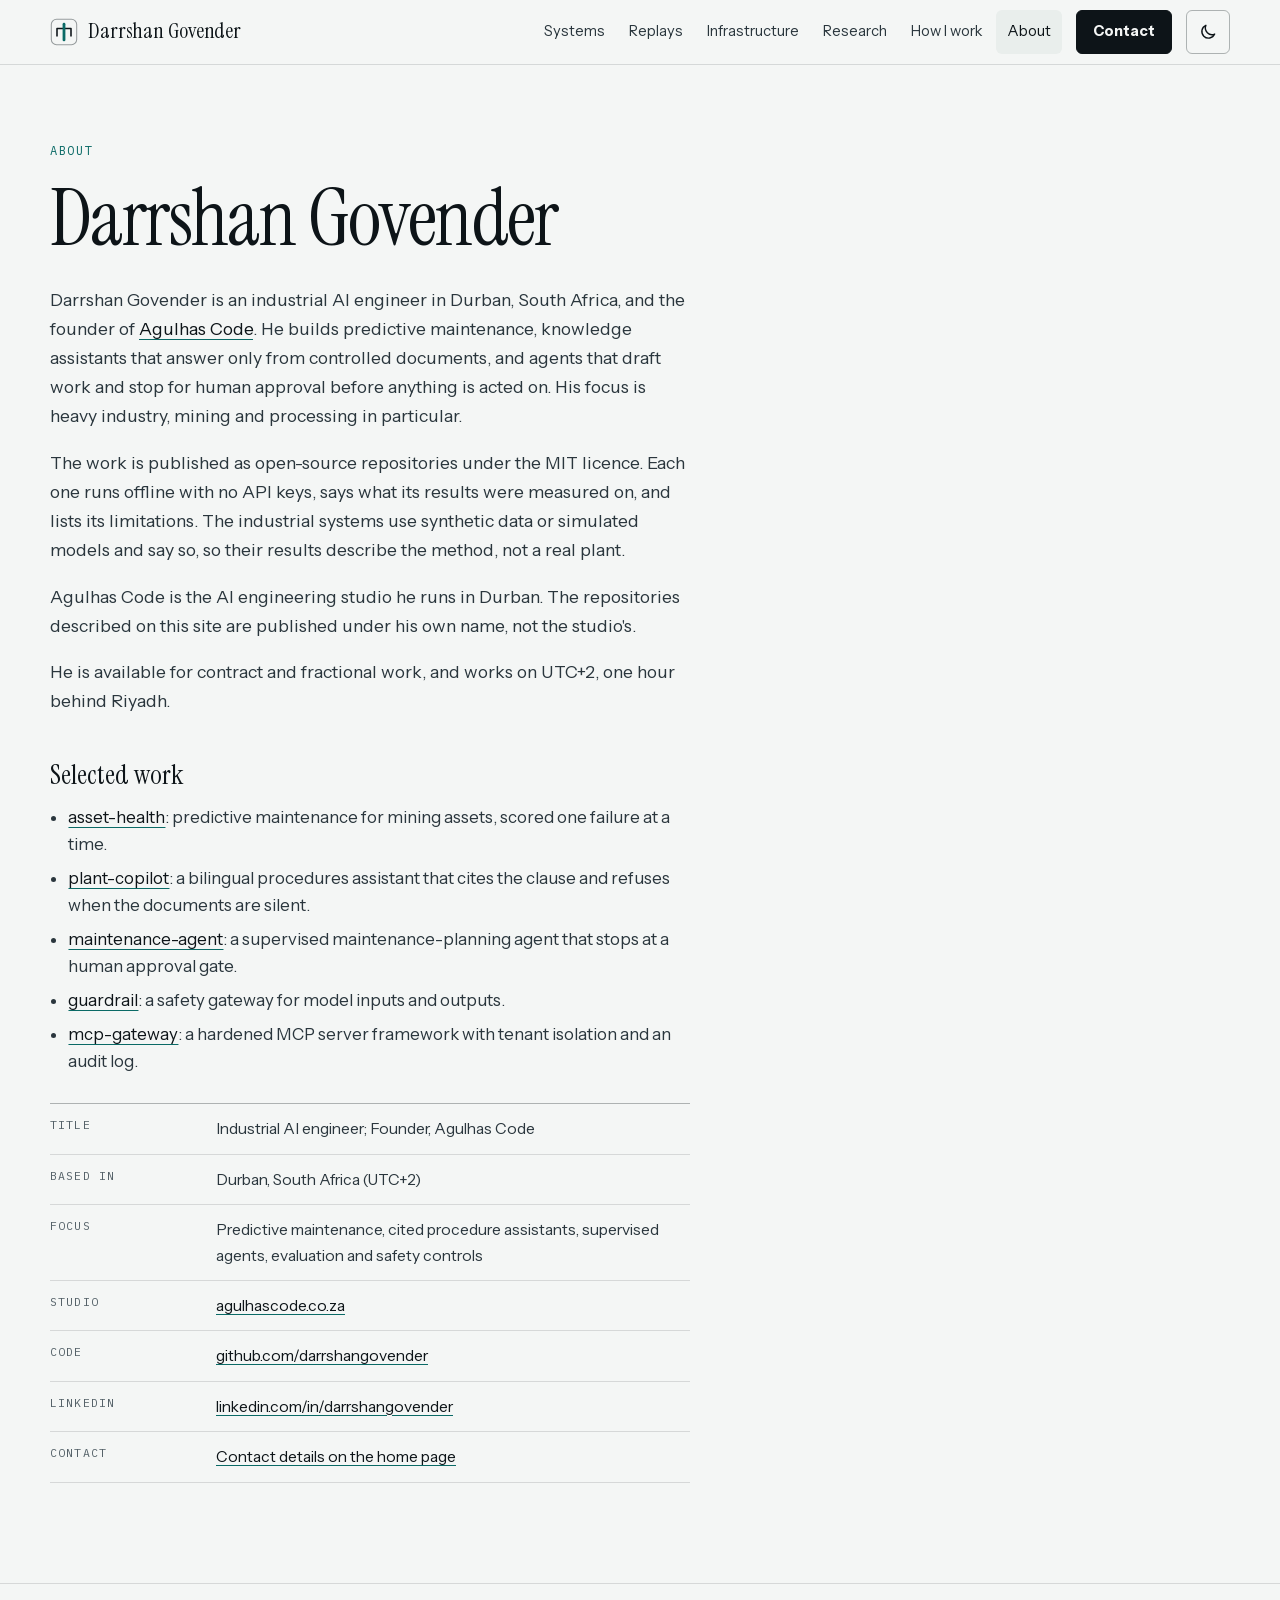
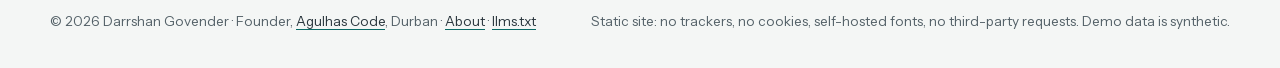
<file: about/index.html>
<!DOCTYPE html>
<html lang="en-ZA">
<head>
<meta charset="utf-8">
<meta name="viewport" content="width=device-width, initial-scale=1">
<title>About Darrshan Govender, Industrial AI engineer in Durban</title>
<meta name="description" content="About Darrshan Govender: industrial AI engineer and founder of Agulhas Code in Durban, South Africa. What he builds, where he works from, and how to reach him.">
<meta name="author" content="Darrshan Govender">
<meta name="color-scheme" content="light dark">
<meta name="theme-color" content="#0b1014" media="(prefers-color-scheme: dark)">
<meta name="theme-color" content="#f4f6f5" media="(prefers-color-scheme: light)">
<meta http-equiv="Content-Security-Policy" content="default-src 'none'; script-src 'self' 'sha256-F9iwwmMLa+450QBGOroepRar2g9uHv35dq1sZEl4cfg='; style-src 'self' 'sha256-Mz/gXiSoe8Sv3GGjdSwoUF9bcoURMCUgYX+aFvsesVs='; img-src 'self' data:; font-src 'self'; connect-src 'self'; base-uri 'none'; form-action 'none'">
<link rel="canonical" href="https://darrshangovender.github.io/about/">
<meta property="og:type" content="profile">
<meta property="og:site_name" content="Darrshan Govender">
<meta property="og:title" content="About Darrshan Govender">
<meta property="og:description" content="About Darrshan Govender: industrial AI engineer and founder of Agulhas Code in Durban, South Africa. What he builds, where he works from, and how to reach him.">
<meta property="og:url" content="https://darrshangovender.github.io/about/">
<meta property="og:image" content="https://darrshangovender.github.io/assets/img/og.png">
<meta property="og:image:width" content="1200">
<meta property="og:image:height" content="630">
<meta property="og:image:alt" content="Darrshan Govender, industrial AI engineer and founder of Agulhas Code, Durban. A maintenance loop drawn as an engineering diagram: alert, cited procedure, drafted work order, rule-based verifier and a human approval gate.">
<meta property="og:locale" content="en_ZA">
<meta name="twitter:card" content="summary_large_image">
<meta name="twitter:title" content="About Darrshan Govender">
<meta name="twitter:description" content="About Darrshan Govender: industrial AI engineer and founder of Agulhas Code in Durban, South Africa. What he builds, where he works from, and how to reach him.">
<meta name="twitter:image" content="https://darrshangovender.github.io/assets/img/og.png">
<meta name="twitter:image:alt" content="Darrshan Govender, industrial AI engineer and founder of Agulhas Code, Durban. A maintenance loop drawn as an engineering diagram: alert, cited procedure, drafted work order, rule-based verifier and a human approval gate.">
<link rel="icon" href="../assets/img/favicon.svg" type="image/svg+xml">
<link rel="icon" href="../assets/img/favicon-32.png" sizes="32x32" type="image/png">
<link rel="apple-touch-icon" href="../assets/img/apple-touch-icon.png">
<link rel="preload" href="../assets/fonts/instrument-serif-400.woff2" as="font" type="font/woff2" crossorigin>
<link rel="preload" href="../assets/fonts/instrument-sans-400.woff2" as="font" type="font/woff2" crossorigin>
<link rel="preload" href="../assets/fonts/instrument-sans-700.woff2" as="font" type="font/woff2" crossorigin>
<link rel="preload" href="../assets/fonts/plex-mono-400.woff2" as="font" type="font/woff2" crossorigin>
<script>(function(){var d=document.documentElement;d.classList.add('js');try{var t=localStorage.getItem('theme');if(t==='light'||t==='dark')d.setAttribute('data-theme',t)}catch(e){}})();</script>
<style>@font-face{font-family:"Instrument Sans";font-weight:400;font-style:normal;font-display:swap;src:url(../assets/fonts/instrument-sans-400.woff2) format("woff2")}
@font-face{font-family:"Instrument Sans";font-weight:700;font-style:normal;font-display:swap;src:url(../assets/fonts/instrument-sans-700.woff2) format("woff2")}
@font-face{font-family:"Instrument Serif";font-weight:400;font-style:normal;font-display:swap;src:url(../assets/fonts/instrument-serif-400.woff2) format("woff2")}
@font-face{font-family:"Instrument Serif";font-weight:400;font-style:italic;font-display:optional;src:url(../assets/fonts/instrument-serif-400-italic.woff2) format("woff2")}
@font-face{font-family:"IBM Plex Mono";font-weight:400;font-style:normal;font-display:swap;src:url(../assets/fonts/plex-mono-400.woff2) format("woff2")}
@font-face{font-family:"IBM Plex Mono";font-weight:700;font-style:normal;font-display:optional;src:url(../assets/fonts/plex-mono-700.woff2) format("woff2")}
:root{
  color-scheme:light dark;
  --bg:#f4f6f5;--surface:#fff;--surface-2:#e9eeec;
  --line:rgba(13,20,24,.13);--line-2:rgba(13,20,24,.3);
  --text:#0d1418;--text-2:#2a363d;--muted:#546168;
  --accent:#0a6a66;--accent-soft:rgba(10,106,102,.1);--on-accent:#fff;
  --signal:#a8480a;--signal-soft:rgba(168,72,10,.1);
  --ok:#146b3c;--bad:#a52424;--inc:#38507a;
  --ok-soft:rgba(20,107,60,.1);--bad-soft:rgba(165,36,36,.09);--inc-soft:rgba(56,80,122,.1);
  --focus:#0a6a66;--edge:#2a363d;--ctl:#66737a;
  --sans:"Instrument Sans",system-ui,-apple-system,"Segoe UI",Roboto,"Helvetica Neue",Arial,sans-serif;
  --serif:"Instrument Serif","Iowan Old Style","Palatino Linotype",Palatino,Georgia,serif;
  --mono:"IBM Plex Mono",ui-monospace,"Cascadia Code","SF Mono",Menlo,Consolas,"Liberation Mono",monospace;
  --maxw:1180px;--gutter:clamp(20px,4.4vw,48px);--radius:6px;--radius-lg:10px;--header-h:64px;
}
@media (prefers-color-scheme:dark){:root:not([data-theme="light"]){--bg:#0b1014;--surface:#121a21;--surface-2:#19232c;--line:rgba(255,255,255,.1);--line-2:rgba(255,255,255,.22);--text:#edf3f5;--text-2:#c4cfd5;--muted:#94a3ad;--accent:#52d6c6;--accent-soft:rgba(82,214,198,.13);--on-accent:#04201c;--signal:#ff9f5a;--signal-soft:rgba(255,159,90,.14);--ok:#62d08e;--bad:#ff837a;--inc:#a6b9e0;--ok-soft:rgba(98,208,142,.12);--bad-soft:rgba(255,131,122,.12);--inc-soft:rgba(166,185,224,.12);--focus:#7ee6d9;--edge:#aab7c0;--ctl:#6d7b86;}}
:root[data-theme="dark"]{--bg:#0b1014;--surface:#121a21;--surface-2:#19232c;--line:rgba(255,255,255,.1);--line-2:rgba(255,255,255,.22);--text:#edf3f5;--text-2:#c4cfd5;--muted:#94a3ad;--accent:#52d6c6;--accent-soft:rgba(82,214,198,.13);--on-accent:#04201c;--signal:#ff9f5a;--signal-soft:rgba(255,159,90,.14);--ok:#62d08e;--bad:#ff837a;--inc:#a6b9e0;--ok-soft:rgba(98,208,142,.12);--bad-soft:rgba(255,131,122,.12);--inc-soft:rgba(166,185,224,.12);--focus:#7ee6d9;--edge:#aab7c0;--ctl:#6d7b86;}
*,*::before,*::after{box-sizing:border-box}
html{scroll-behavior:smooth;-webkit-text-size-adjust:100%;text-size-adjust:100%;scroll-padding-top:calc(var(--header-h) + 16px);background:var(--bg)}
body{margin:0;background:var(--bg);color:var(--text-2);font:1.0625rem/1.62 var(--sans);-webkit-font-smoothing:antialiased;overflow-x:hidden}
h1,h2,h3,h4{color:var(--text);margin:0;font-weight:400;line-height:1.1;text-wrap:balance}
p{margin:0 0 1em;text-wrap:pretty}
a{color:var(--text);text-underline-offset:.22em;text-decoration-thickness:1px;text-decoration-color:var(--accent)}
a:hover{color:var(--accent)}
ul,ol{margin:0;padding:0}
code,kbd,.mono{font-family:var(--mono);font-size:.86em}
code{background:var(--surface-2);border:1px solid var(--line);padding:.08em .4em;border-radius:4px;color:var(--text);overflow-wrap:anywhere}
svg{display:block}
figure{margin:0}
[hidden]{display:none!important}
button,input{font:inherit;color:inherit}
:focus-visible{outline:2px solid var(--focus);outline-offset:3px;border-radius:3px}
.sr-only{position:absolute;width:1px;height:1px;margin:-1px;padding:0;overflow:hidden;clip:rect(0 0 0 0);white-space:nowrap;border:0}
.skip{position:absolute;left:12px;top:-80px;z-index:100;background:var(--accent);color:var(--on-accent);padding:12px 16px;border-radius:4px;font-weight:700;text-decoration:none}
.skip:focus{top:12px;color:var(--on-accent)}
.container{width:min(var(--maxw),100% - 2*var(--gutter));margin-inline:auto}
.label{font:400 .72rem/1.3 var(--mono);letter-spacing:.12em;text-transform:uppercase;color:var(--muted)}
.eyebrow{font:400 .76rem/1.4 var(--mono);letter-spacing:.14em;text-transform:uppercase;color:var(--accent);margin:0 0 20px}
.eyebrow .sep{opacity:.55;padding:0 .45em}
.btn{display:inline-flex;align-items:center;justify-content:center;gap:8px;min-height:44px;padding:0 20px;border:1px solid var(--ctl);border-radius:var(--radius);background:transparent;color:var(--text);font-weight:700;font-size:.95rem;text-decoration:none;cursor:pointer;transition:background-color .15s,border-color .15s,color .15s}
.btn:hover{background:var(--surface-2);color:var(--text);border-color:var(--muted)}
.btn:disabled,.btn[aria-disabled="true"]{opacity:.45;cursor:not-allowed}
.btn-primary{background:var(--text);border-color:var(--text);color:var(--bg)}
.btn-primary:hover{background:var(--accent);border-color:var(--accent);color:var(--on-accent)}
.btn-sm{padding:0 16px;font-size:.9rem}
.btn svg{width:16px;height:16px;flex:none}
.btn-approve{background:var(--ok);border-color:var(--ok);color:#04170c}
.btn-approve:hover{background:var(--ok);filter:brightness(1.1);color:#04170c;border-color:var(--ok)}
.btn-ghost-danger{border-color:var(--bad);color:var(--bad)}
.btn-ghost-danger:hover{background:var(--bad-soft);color:var(--bad);border-color:var(--bad)}
@media (prefers-color-scheme:light){:root:not([data-theme="dark"]) .btn-approve,:root:not([data-theme="dark"]) .btn-approve:hover{color:#fff}}
:root[data-theme="light"] .btn-approve,:root[data-theme="light"] .btn-approve:hover{color:#fff}
.chip{display:inline-flex;align-items:center;gap:6px;font:400 .68rem/1 var(--mono);letter-spacing:.09em;text-transform:uppercase;padding:6px 9px;border:1px solid currentColor;border-radius:3px;color:var(--muted);white-space:nowrap}
.chip-synth{color:var(--signal);background:var(--signal-soft)}
.chip-ok{color:var(--ok);background:var(--ok-soft)}
.chip-bad{color:var(--bad);background:var(--bad-soft)}
.chip-plain{border-color:var(--line-2)}
.site-header{position:sticky;top:0;z-index:50;background:color-mix(in srgb,var(--bg) 88%,transparent);backdrop-filter:saturate(1.4) blur(10px);-webkit-backdrop-filter:saturate(1.4) blur(10px);border-bottom:1px solid var(--line)}
.bar{display:flex;align-items:center;gap:14px;min-height:var(--header-h)}
.brand{display:inline-flex;align-items:center;gap:10px;color:var(--text);text-decoration:none;margin-right:auto;min-height:44px}
.brand-mark{width:28px;height:28px;flex:none;stroke:currentColor;fill:none}
.brand span{font:400 1.35rem/1 var(--serif);letter-spacing:-.005em}
.nav{display:flex;gap:2px}
.nav a{display:inline-flex;align-items:center;min-height:44px;padding:0 11px;font-size:.92rem;text-decoration:none;color:var(--text-2);border-radius:var(--radius)}
.nav a:hover,.nav a[aria-current]{color:var(--text);background:var(--surface-2)}
.theme-btn{display:none;width:44px;height:44px;align-items:center;justify-content:center;border:1px solid var(--line-2);border-radius:var(--radius);background:transparent;cursor:pointer;color:var(--text)}
.theme-btn:hover{background:var(--surface-2)}
.js .theme-btn{display:inline-flex}
.theme-btn svg{width:20px;height:20px;fill:none;stroke:currentColor;stroke-width:1.7;stroke-linecap:round;stroke-linejoin:round}
.theme-btn .i-sun{display:none}
:root[data-theme="dark"] .theme-btn .i-sun{display:block}
:root[data-theme="dark"] .theme-btn .i-moon{display:none}
@media (prefers-color-scheme:dark){:root:not([data-theme="light"]) .theme-btn .i-sun{display:block}:root:not([data-theme="light"]) .theme-btn .i-moon{display:none}}
.nav-toggle{display:none;min-height:44px;padding:0 14px;border:1px solid var(--line-2);border-radius:var(--radius);background:transparent;cursor:pointer;font-weight:700;font-size:.9rem}
@media (max-width:980px){
  .nav-toggle{display:inline-flex;align-items:center}
  .nav{display:none;position:absolute;left:0;right:0;top:var(--header-h);flex-direction:column;background:var(--bg);border-bottom:1px solid var(--line);padding:8px var(--gutter) 16px;gap:0}
  .nav.is-open{display:flex}
  .nav a{padding:0 4px;border-bottom:1px solid var(--line);border-radius:0}
  .bar .btn-sm{display:none}
}
.hero{padding:clamp(36px,6vw,84px) 0 clamp(28px,4vw,52px);position:relative}
.hero-grid{display:grid;grid-template-columns:minmax(0,1.18fr) minmax(0,.82fr);gap:clamp(28px,5vw,72px);align-items:start}
.hero h1{font:400 clamp(3.1rem,7.6vw,6.1rem)/.94 var(--serif);letter-spacing:-.022em;margin:0 0 .3em}
.hero h1 em{font-style:italic;color:var(--accent)}
.bio{font:400 clamp(1.18rem,1.9vw,1.42rem)/1.46 var(--sans);color:var(--text);max-width:34em;margin:0 0 .9em}
.sub{max-width:38em;margin:0 0 26px;color:var(--text-2)}
.cta-row{display:flex;flex-wrap:wrap;gap:10px;margin:0 0 22px}
.avail{display:flex;gap:10px;align-items:flex-start;font-size:.95rem;color:var(--text-2);margin:0;max-width:40em}
.avail .dot{flex:none;width:9px;height:9px;margin-top:.5em;border-radius:50%;background:var(--ok);box-shadow:0 0 0 4px var(--ok-soft)}
.hero-fig{border:1px solid var(--line-2);border-radius:var(--radius-lg);background:var(--surface);padding:18px 18px 14px;position:relative}
.hero-fig::before,.sheet::before{content:"";position:absolute;inset:6px;border:1px solid var(--line);border-radius:6px;pointer-events:none}
.hero-fig .fig-top{display:flex;justify-content:space-between;gap:10px;margin:0 0 12px}
.hero-fig figcaption,.sheet figcaption{font-size:.84rem;line-height:1.5;color:var(--muted);margin:12px 0 0}
.hero-fig figcaption b,.sheet figcaption b{font:400 .74rem var(--mono);letter-spacing:.08em;color:var(--text);margin-right:.5em}
@media (max-width:900px){.hero-grid{grid-template-columns:minmax(0,1fr)}.hero-fig{max-width:520px}}
.proof{margin-top:clamp(30px,5vw,60px);border-top:1px solid var(--line-2);display:grid;grid-template-columns:repeat(4,minmax(0,1fr))}
.proof>li{list-style:none;padding:22px 22px 0 0;margin-right:22px;border-right:1px solid var(--line)}
.proof>li:last-child{border-right:0;margin-right:0}
.proof .num{display:block;font:400 clamp(2.4rem,4.2vw,3.5rem)/1 var(--serif);color:var(--text);letter-spacing:-.02em;font-variant-numeric:tabular-nums}
.proof .num small{font-size:.5em;color:var(--muted);letter-spacing:0}
.proof .txt{display:block;margin:10px 0 8px;font-size:.93rem;line-height:1.5;color:var(--text-2)}
.proof .src{display:block;font:400 .68rem/1.4 var(--mono);letter-spacing:.07em;text-transform:uppercase;color:var(--muted)}
.proof-note{font-size:.84rem;color:var(--muted);margin:18px 0 0;max-width:62em}
@media (max-width:900px){.proof{grid-template-columns:repeat(2,minmax(0,1fr))}.proof>li{padding:18px 16px 18px 0;margin:0;border-right:0;border-bottom:1px solid var(--line)}.proof>li:nth-child(odd){margin-right:16px;border-right:1px solid var(--line)}}
@media (max-width:520px){.proof{grid-template-columns:minmax(0,1fr)}.proof>li,.proof>li:nth-child(odd){margin:0;border-right:0}}
.section{padding:clamp(52px,8vw,108px) 0;border-top:1px solid var(--line)}
.sec-head{display:grid;grid-template-columns:minmax(0,1fr);gap:14px;margin-bottom:clamp(28px,4vw,52px);max-width:52rem}
.kicker{font:400 .74rem/1.3 var(--mono);letter-spacing:.14em;text-transform:uppercase;color:var(--accent);margin:0}
.kicker b{font-weight:400;color:var(--muted);margin-right:.7em}
.sec-head h2{font:400 clamp(2.15rem,4.6vw,3.5rem)/1.02 var(--serif);letter-spacing:-.018em}
.lede{font-size:1.1rem;max-width:44em;margin:0;color:var(--text-2)}
.note{font-size:.88rem;color:var(--muted);max-width:60em}
.sys{margin:0 0 clamp(52px,7vw,88px)}
.sys:last-of-type{margin-bottom:0}
.sys-head{display:grid;grid-template-columns:minmax(0,1fr);gap:10px;margin-bottom:20px;max-width:50rem}
.sys-k{display:flex;flex-wrap:wrap;align-items:center;gap:8px 12px;margin:0;font:400 .8rem/1 var(--mono);color:var(--muted)}
.sys-k .repo{color:var(--text);font-size:.95rem;text-decoration-color:var(--accent);text-decoration-thickness:2px}
.sys-head h3{font:400 clamp(1.7rem,3vw,2.35rem)/1.08 var(--serif);letter-spacing:-.012em}
.sys-head p{margin:0;color:var(--text-2)}
.sheet{position:relative;border:1px solid var(--line-2);border-radius:var(--radius-lg);background:var(--surface);padding:clamp(16px,2.4vw,28px)}
.sheet-body{position:relative}
.dg{width:100%;height:auto;overflow:visible}
.sheet .steps{display:none}
.steps{counter-reset:s;list-style:none;margin:0;position:relative}
.steps li{counter-increment:s;position:relative;padding:0 0 18px 40px;font-size:.95rem;line-height:1.5}
.steps li::before{content:counter(s,decimal-leading-zero);position:absolute;left:0;top:1px;font:400 .72rem/1 var(--mono);color:var(--accent);width:26px}
.steps li::after{content:"";position:absolute;left:12px;top:22px;bottom:2px;border-left:1px solid var(--line-2)}
.steps li:last-child{padding-bottom:0}.steps li:last-child::after{display:none}
.steps b{display:block;color:var(--text);font-size:1rem}
@media (max-width:759px){.sheet .dg{display:none}.sheet .steps{display:block}}
.facts{display:grid;grid-template-columns:repeat(3,minmax(0,1fr));gap:0;margin-top:22px;border-top:1px solid var(--line-2)}
.facts>div{padding:18px 24px 0 0;margin-right:24px;border-right:1px solid var(--line)}
.facts>div:last-child{border-right:0;margin-right:0;padding-right:0}
.facts h4{font:400 .72rem/1.3 var(--mono);letter-spacing:.12em;text-transform:uppercase;color:var(--muted);margin-bottom:8px}
.facts p{font-size:.97rem;margin:0 0 .6em;color:var(--text-2)}
.facts p.result{color:var(--text);font-size:1.03rem}
.facts ul{list-style:none;font-size:.95rem}
.facts li{margin:0 0 6px}
@media (max-width:900px){.facts{grid-template-columns:minmax(0,1fr)}.facts>div{margin:0;padding:16px 0 4px;border-right:0;border-bottom:1px solid var(--line)}.facts>div:last-child{border-bottom:0}}
.flow-note{margin:28px 0 0;padding:16px 18px;border:1px dashed var(--line-2);border-radius:var(--radius);font-size:.95rem;max-width:62em;color:var(--text-2)}
@media (prefers-reduced-motion:no-preference){
  .pulse{animation:travel 5.2s cubic-bezier(.45,0,.2,1) infinite}
  @keyframes travel{0%{transform:translateY(0);opacity:0}8%{opacity:.9}88%{opacity:.9}100%{transform:translateY(408px);opacity:0}}
}
@media (prefers-reduced-motion:reduce){.pulse{display:none}html{scroll-behavior:auto}}
.table-scroll{overflow-x:auto}
.ledger{width:100%;border-collapse:collapse;font-size:.95rem}
.ledger caption{text-align:left;font-size:.86rem;color:var(--muted);padding:0 0 12px}
.ledger th,.ledger td{text-align:left;padding:15px 18px 15px 0;border-bottom:1px solid var(--line);vertical-align:top}
.ledger thead th{font:400 .7rem/1.3 var(--mono);letter-spacing:.12em;text-transform:uppercase;color:var(--muted);border-bottom:1px solid var(--line-2)}
.ledger tbody th{font:400 .92rem/1.4 var(--mono);white-space:nowrap}
.ledger tbody th a{text-decoration-thickness:2px}
.ledger tbody th{width:11.5rem}
.ledger td:first-of-type{width:42%}
.replays .note{margin-top:12px}
@media (max-width:520px){.hero-fig{padding:14px 10px 12px}}
.ledger td strong{color:var(--text);font-weight:700}
.ledger .big{display:block;font:400 2rem/1 var(--serif);color:var(--text);margin-bottom:4px}
@media (max-width:759px){
  .ledger thead{display:none}
  .ledger,.ledger tbody,.ledger tr,.ledger th,.ledger td{display:block}
  .ledger tr{padding:16px 0;border-bottom:1px solid var(--line)}
  .ledger th,.ledger td{border:0;padding:0 0 8px}
  .ledger td[data-label]::before{content:attr(data-label);display:block;font:400 .66rem/1.4 var(--mono);letter-spacing:.12em;text-transform:uppercase;color:var(--muted)}
}
.more-row{margin:26px 0 0;font-size:.97rem;max-width:62em}
.fig-wide{margin:0 0 clamp(36px,5vw,60px)}
.principles{list-style:none;display:grid;grid-template-columns:repeat(4,minmax(0,1fr));border-top:1px solid var(--line-2)}
.principles li{padding:22px 24px 0 0;margin-right:24px;border-right:1px solid var(--line)}
.principles li:last-child{border-right:0;margin-right:0}
.principles .n{display:block;font:400 .74rem/1 var(--mono);color:var(--accent);margin-bottom:14px}
.principles h3{font:400 1.6rem/1.1 var(--serif);margin-bottom:10px}
.principles p{font-size:.96rem;margin:0 0 .8em}
.principles .ev{display:block;font:400 .72rem/1.5 var(--mono);color:var(--muted)}
@media (max-width:980px){.principles{grid-template-columns:repeat(2,minmax(0,1fr))}.principles li{margin:0;padding:20px 20px 20px 0;border-right:0;border-bottom:1px solid var(--line)}}
@media (max-width:560px){.principles{grid-template-columns:minmax(0,1fr)}}
.pull{margin:clamp(30px,5vw,56px) 0 0;padding:24px 0 0 clamp(18px,3vw,32px);border-left:3px solid var(--accent);max-width:52rem}
.pull blockquote{margin:0 0 10px;font:400 clamp(1.3rem,2.4vw,1.8rem)/1.28 var(--serif);color:var(--text)}
.pull figcaption{font-size:.9rem;color:var(--muted)}
.contact{padding:clamp(56px,8vw,104px) 0;border-top:1px solid var(--line-2);background:var(--surface)}
.contact-grid{display:grid;grid-template-columns:minmax(0,1.2fr) minmax(0,.8fr);gap:clamp(28px,5vw,72px);align-items:start}
.contact h2{font:400 clamp(2.1rem,4.4vw,3.4rem)/1.04 var(--serif);letter-spacing:-.016em;margin-bottom:18px}
.contact h2 em{font-style:italic;color:var(--accent)}
.contact-list{list-style:none;border-top:1px solid var(--line-2)}
.contact-list li{border-bottom:1px solid var(--line)}
.contact-list a,.contact-list .static-row{display:flex;justify-content:space-between;align-items:baseline;gap:16px;flex-wrap:wrap;min-height:44px;padding:13px 0;text-decoration:none;color:var(--text);font-weight:700}
.contact-list a:hover{color:var(--accent)}
.contact-list small{font:400 .82rem/1.4 var(--mono);color:var(--muted);font-weight:400;overflow-wrap:anywhere}
@media (max-width:900px){.contact-grid{grid-template-columns:minmax(0,1fr)}}
.footer{padding:26px 0 36px;font-size:.85rem;color:var(--muted);border-top:1px solid var(--line)}
.footer .container{display:flex;flex-wrap:wrap;justify-content:space-between;gap:8px 24px}
.footer a{color:var(--text-2)}
.about{padding:clamp(36px,6vw,80px) 0 clamp(52px,8vw,100px)}
.about h1{font:400 clamp(2.8rem,6.4vw,5rem)/.98 var(--serif);letter-spacing:-.02em;margin:0 0 .35em}
.prose{max-width:40rem}
.prose p{font-size:1.1rem;line-height:1.65;color:var(--text-2)}
.prose h2{font:400 1.7rem/1.15 var(--serif);margin:1.6em 0 .5em}
.prose ul{padding-left:1.1em;font-size:1.05rem}.prose li{margin:0 0 .4em}
.fact-list{list-style:none;margin:28px 0 0;border-top:1px solid var(--line-2);max-width:40rem}
.fact-list li{display:grid;grid-template-columns:9.5rem minmax(0,1fr);gap:14px;padding:12px 0;border-bottom:1px solid var(--line);font-size:.98rem}
.fact-list b{font:400 .72rem/1.6 var(--mono);letter-spacing:.1em;text-transform:uppercase;color:var(--muted)}
@media (max-width:520px){.fact-list li{grid-template-columns:minmax(0,1fr);gap:2px}}
.pending-note{margin:0 0 16px;padding:10px 14px;border:1px dashed var(--signal);border-radius:var(--radius);color:var(--signal);font:400 .78rem/1.5 var(--mono)}
.cards2{display:grid;grid-template-columns:repeat(2,minmax(0,1fr));gap:20px;margin-top:8px}
.card{border:1px solid var(--line-2);border-radius:var(--radius-lg);background:var(--surface);padding:22px}
.card h3{font:400 1.6rem/1.1 var(--serif);margin:10px 0}
.card .repo{font:400 .8rem var(--mono);color:var(--muted)}
.card ul{margin:10px 0 0 1.1em;font-size:.95rem}.card li{margin:0 0 6px}
@media (max-width:820px){.cards2{grid-template-columns:minmax(0,1fr)}}
@media print{.site-header,.theme-btn{display:none}body{background:#fff;color:#000}}
noscript .nojs{margin:12px 0;padding:14px 16px;border:1px dashed var(--line-2);border-radius:var(--radius);color:var(--muted)}
.replays{display:grid;gap:clamp(40px,6vw,72px);grid-template-columns:minmax(0,1fr)}
.replays>*{min-width:0}
.replay-title{display:flex;justify-content:space-between;gap:12px;flex-wrap:wrap;align-items:flex-end;margin-bottom:16px}
.replay-title h3{font:400 clamp(1.5rem,2.6vw,2rem)/1.15 var(--serif);max-width:34ch}
.replay-intro{max-width:70ch;margin:0 0 20px;font-size:1rem}
.js:not(.demos-ready) .replays .panel{visibility:hidden;min-height:560px}
.js:not(.demos-ready) .replays .panel>*{display:none}
.dg .b{fill:var(--surface);stroke:var(--edge);stroke-width:1.3}.dg .bk{fill:color-mix(in srgb, var(--accent) 13%, var(--surface));stroke:var(--accent);stroke-width:1.8}.dg .bg{fill:color-mix(in srgb, var(--signal) 15%, var(--surface));stroke:var(--signal);stroke-width:2}.dg .bm{fill:var(--surface-2);stroke:var(--line-2);stroke-width:1.2}.dg .bw{fill:var(--surface);stroke:var(--signal);stroke-width:1.5;stroke-dasharray:6 4}.dg .t1{font:700 15px var(--sans);fill:var(--text)}.dg .t2{font:400 13px var(--sans);fill:var(--text-2)}.dg .tm{font:400 11.5px var(--mono);fill:var(--muted);letter-spacing:.04em}.dg .tw{font:400 11.5px var(--mono);fill:var(--signal);letter-spacing:.04em}.dg .ta{font:400 11.5px var(--mono);fill:var(--accent);letter-spacing:.04em}.dg .fl{font:400 11.5px var(--mono);fill:var(--muted);letter-spacing:.08em}.dg .e{fill:none;stroke:var(--edge);stroke-width:1.6;stroke-linejoin:round}.dg .ed{fill:none;stroke:var(--muted);stroke-width:1.4;stroke-dasharray:5 4;stroke-linejoin:round}.dg .ew{fill:none;stroke:var(--signal);stroke-width:1.6;stroke-dasharray:6 4;stroke-linejoin:round}.dg .ek{fill:none;stroke:var(--accent);stroke-width:2;stroke-linejoin:round}.dg .mk{fill:var(--edge)}.dg .mkd{fill:var(--muted)}.dg .mkw{fill:var(--signal)}.dg .mkk{fill:var(--accent)}.dg .rule{stroke:var(--line-2);stroke-width:1}.dg .dot{fill:var(--accent)}.dg .dotw{fill:var(--signal)}
</style>
<script defer src="../assets/js/app.js"></script>
<script type="application/ld+json">
{
 "@context": "https://schema.org",
 "@graph": [
  {
   "@type": "ProfilePage",
   "@id": "https://darrshangovender.github.io/about/#webpage",
   "url": "https://darrshangovender.github.io/about/",
   "name": "About Darrshan Govender",
   "inLanguage": "en-ZA",
   "isPartOf": {
    "@id": "https://darrshangovender.github.io/#website"
   },
   "mainEntity": {
    "@id": "https://darrshangovender.github.io/#person"
   },
   "dateModified": "2026-11-15"
  },
  {
   "@type": "Person",
   "@id": "https://darrshangovender.github.io/#person",
   "name": "Darrshan Govender",
   "description": "Industrial AI engineer and founder of Agulhas Code in Durban, South Africa: predictive maintenance, cited procedure assistants and human-supervised agents for heavy industry, each published with how it was tested and where it falls short.",
   "jobTitle": [
    "Industrial AI engineer",
    "Founder, Agulhas Code"
   ],
   "url": "https://darrshangovender.github.io/",
   "mainEntityOfPage": "https://darrshangovender.github.io/about/",
   "address": {
    "@type": "PostalAddress",
    "addressLocality": "Durban",
    "addressCountry": "ZA"
   },
   "worksFor": {
    "@id": "https://agulhascode.co.za/#organization"
   },
   "knowsAbout": [
    "Predictive maintenance",
    "Industrial AI",
    "Remaining useful life estimation",
    "Conformal prediction",
    "Anomaly detection",
    "Retrieval-augmented generation",
    "Bilingual Arabic and English document retrieval",
    "LLM evaluation",
    "AI safety controls",
    "Prompt-injection defence",
    "Supervised AI agents",
    "Model Context Protocol"
   ],
   "sameAs": [
    "https://github.com/darrshangovender",
    "https://www.linkedin.com/in/darrshangovender/",
    "https://agulhascode.co.za"
   ]
  },
  {
   "@type": "Organization",
   "@id": "https://agulhascode.co.za/#organization",
   "name": "Agulhas Code",
   "legalName": "Agulhas Code (Pty) Ltd",
   "url": "https://agulhascode.co.za",
   "founder": {
    "@id": "https://darrshangovender.github.io/#person"
   },
   "location": {
    "@type": "Place",
    "address": {
     "@type": "PostalAddress",
     "addressLocality": "Durban",
     "addressCountry": "ZA"
    }
   }
  }
 ]
}
</script>
</head>
<body id="top">
<a class="skip" href="#main">Skip to content</a>
<header class="site-header">
  <div class="container bar">
    <a class="brand" href="../" aria-label="Darrshan Govender, home">
      <svg class="brand-mark" viewBox="0 0 32 32" aria-hidden="true" focusable="false"><rect x="1.5" y="1.5" width="29" height="29" rx="6" stroke-width="1.2" stroke-opacity=".4"/><path d="M8 21V12h16v9" stroke-width="1.8" stroke-linejoin="round"/><path d="M16 7v18" stroke="var(--accent)" stroke-width="3.2" stroke-linecap="round"/></svg>
      <span>Darrshan Govender</span>
    </a>
    <nav class="nav" id="site-nav" aria-label="Primary">
      <a href="../#systems">Systems</a>
      <a href="../#replays">Replays</a>
      <a href="../#infrastructure">Infrastructure</a>
      <a href="../#research">Research</a>
      <a href="../#method">How I work</a>
      <a href="../about/" aria-current="page">About</a>
    </nav>
    <a class="btn btn-sm btn-primary" href="../#contact">Contact</a>
    <button class="theme-btn" id="theme-btn" type="button" aria-label="Switch to the dark theme"><svg class="i-moon" viewBox="0 0 24 24" aria-hidden="true" focusable="false"><path d="M20 14.5A8 8 0 0 1 9.5 4a8 8 0 1 0 10.5 10.5z"/></svg><svg class="i-sun" viewBox="0 0 24 24" aria-hidden="true" focusable="false"><circle cx="12" cy="12" r="4"/><path d="M12 2v2M12 20v2M2 12h2M20 12h2M4.9 4.9l1.4 1.4M17.7 17.7l1.4 1.4M4.9 19.1l1.4-1.4M17.7 6.3l1.4-1.4"/></svg></button>
    <button class="nav-toggle" type="button" aria-expanded="false" aria-controls="site-nav">Menu</button>
  </div>
</header>

<main id="main" class="about">
  <div class="container">
    <p class="eyebrow">About</p>
    <h1>Darrshan Govender</h1>
    <div class="prose">
      <p>Darrshan Govender is an industrial AI engineer in Durban, South Africa, and the founder of <a href="https://agulhascode.co.za">Agulhas Code</a>. He builds predictive maintenance, knowledge assistants that answer only from controlled documents, and agents that draft work and stop for human approval before anything is acted on. His focus is heavy industry, mining and processing in particular.</p>
      <p>The work is published as open-source repositories under the MIT licence. Each one runs offline with no API keys, says what its results were measured on, and lists its limitations. The industrial systems use synthetic data or simulated models and say so, so their results describe the method, not a real plant.</p>
      <p>Agulhas Code is the AI engineering studio he runs in Durban. The repositories described on this site are published under his own name, not the studio's.</p>
      <p>He is available for contract and fractional work, and works on UTC+2, one hour behind Riyadh.</p>
      <h2>Selected work</h2>
      <ul><li><a href="https://github.com/darrshangovender/asset-health">asset-health</a>: predictive maintenance for mining assets, scored one failure at a time.</li><li><a href="https://github.com/darrshangovender/plant-copilot">plant-copilot</a>: a bilingual procedures assistant that cites the clause and refuses when the documents are silent.</li><li><a href="https://github.com/darrshangovender/maintenance-agent">maintenance-agent</a>: a supervised maintenance-planning agent that stops at a human approval gate.</li><li><a href="https://github.com/darrshangovender/guardrail">guardrail</a>: a safety gateway for model inputs and outputs.</li><li><a href="https://github.com/darrshangovender/mcp-gateway">mcp-gateway</a>: a hardened MCP server framework with tenant isolation and an audit log.</li></ul>
    </div>
    <ul class="fact-list">
      <li><b>Title</b><span>Industrial AI engineer; Founder, Agulhas Code</span></li>
      <li><b>Based in</b><span>Durban, South Africa (UTC+2)</span></li>
      <li><b>Focus</b><span>Predictive maintenance, cited procedure assistants, supervised agents, evaluation and safety controls</span></li>
      <li><b>Studio</b><span><a href="https://agulhascode.co.za">agulhascode.co.za</a></span></li>
      <li><b>Code</b><span><a href="https://github.com/darrshangovender">github.com/darrshangovender</a></span></li>
      <li><b>LinkedIn</b><span><a href="https://www.linkedin.com/in/darrshangovender/">linkedin.com/in/darrshangovender</a></span></li>
      <li><b>Contact</b><span><a href="../#contact">Contact details on the home page</a></span></li>
    </ul>
  </div>
</main>
<footer class="footer">
  <div class="container">
    <span>&copy; 2026 Darrshan Govender &middot; Founder, <a href="https://agulhascode.co.za">Agulhas Code</a>, Durban &middot; <a href="../about/">About</a> &middot; <a href="../llms.txt">llms.txt</a></span>
    <span>Static site: no trackers, no cookies, self-hosted fonts, no third-party requests. Demo data is synthetic.</span>
  </div>
</footer>
<noscript></noscript>
</body>
</html>
</file>
<file: assets/css/demos.css>
/* demos.css: replay and walk-through panels. Loaded when the Replays section nears the viewport. */
.panel-bar .chip { white-space: normal; }
.replay-title { display: flex; justify-content: space-between; gap: 12px; flex-wrap: wrap; align-items: flex-end; margin-bottom: 18px; }
.replay-title h3 { font: 400 clamp(1.4rem, 2.6vw, 1.85rem)/1.2 var(--serif); letter-spacing: -0.012em; max-width: 36ch; }
.replay-intro { max-width: 70ch; margin: 0 0 20px; font-size: 1rem; }

.panel { background: var(--surface); border: 1px solid var(--line-2); border-radius: var(--radius-lg); overflow: hidden; }
.panel-bar { display: flex; flex-wrap: wrap; align-items: center; gap: 10px 14px; padding: 12px 16px; border-bottom: 1px solid var(--line); background: var(--surface-2); }
.panel-bar .grow { flex: 1 1 auto; }
.seg { display: inline-flex; border: 1px solid var(--ctl); border-radius: var(--radius); overflow: hidden; }
.seg button { background: transparent; border: 0; min-height: 44px; padding: 0 16px; cursor: pointer; font-weight: 600; font-size: 0.9rem; color: var(--text-2); }
.seg button + button { border-left: 1px solid var(--ctl); }
.seg button[aria-pressed="true"] { background: var(--accent); color: var(--on-accent); }
.seg button:not([aria-pressed="true"]):hover { background: var(--surface); color: var(--text); }
.panel-body { padding: 18px; }

.ctl { display: flex; align-items: center; gap: 12px; flex-wrap: wrap; margin-bottom: 8px; }
.ctl .btn { min-width: 112px; }
.range-wrap { flex: 1 1 260px; display: flex; align-items: center; gap: 12px; min-width: 220px; }
.range-wrap label { font: 0.72rem/1 var(--mono); color: var(--muted); letter-spacing: 0.08em; text-transform: uppercase; white-space: nowrap; }
input[type="range"] { -webkit-appearance: none; appearance: none; flex: 1; height: 44px; background: transparent; cursor: pointer; margin: 0; min-width: 0; }
input[type="range"]::-webkit-slider-runnable-track { height: 4px; background: var(--line-2); border-radius: 4px; }
input[type="range"]::-moz-range-track { height: 4px; background: var(--line-2); border-radius: 4px; }
input[type="range"]::-webkit-slider-thumb { -webkit-appearance: none; width: 22px; height: 22px; margin-top: -9px; border-radius: 50%; background: var(--accent); border: 3px solid var(--surface); box-shadow: 0 0 0 1px var(--accent); }
input[type="range"]::-moz-range-thumb { width: 18px; height: 18px; border-radius: 50%; background: var(--accent); border: 3px solid var(--surface); box-shadow: 0 0 0 1px var(--accent); }

.chart-wrap { position: relative; width: 100%; min-height: 280px; }
.chart-wrap svg { width: 100%; height: auto; overflow: visible; }
.ch-grid { stroke: var(--line); stroke-width: 1; }
.ch-axis { fill: var(--muted); font: 11px var(--mono); }
.ch-axis-title { fill: var(--muted); font: 11px var(--sans); }
.ch-line { fill: none; stroke: var(--accent); stroke-width: 2; stroke-linejoin: round; stroke-linecap: round; }
.ch-area-stop-a { stop-color: var(--accent); stop-opacity: 0.28; }
.ch-area-stop-b { stop-color: var(--accent); stop-opacity: 0; }
.ch-thr { stroke: var(--accent); stroke-width: 1.3; stroke-dasharray: 6 5; }
.ch-thr-label { fill: var(--accent); font: 11px var(--mono); }
.ch-future { fill: var(--text); fill-opacity: 0.045; }
.ch-future-label { fill: var(--muted); font: 11px var(--sans); }
.ch-head { fill: var(--accent); stroke: var(--surface); stroke-width: 2; }
.ch-alert-line { stroke: var(--text-2); stroke-width: 1; stroke-dasharray: 2 4; }
.ch-alert-label { fill: var(--text); font: 600 11px var(--sans); }
.ch-fail { stroke: var(--bad); stroke-width: 1.6; }
.ch-fail-label { fill: var(--bad); font: 600 11px var(--sans); }
.ch-onset { stroke: var(--muted); stroke-width: 1; stroke-dasharray: 2 4; }
.ch-lane-label { fill: var(--muted); font: 11px var(--sans); }
.ch-lane-bg { fill: var(--text); fill-opacity: 0.04; }
.ch-rul { fill: var(--accent); fill-opacity: 0.2; stroke: var(--accent); stroke-width: 1; }
.ch-rul-old { fill: var(--accent); fill-opacity: 0.1; stroke: var(--accent); stroke-opacity: 0.4; stroke-width: 1; }
.ch-rul-none { fill: none; stroke: var(--muted); stroke-width: 1; stroke-dasharray: 2 3; }
.ch-rul-med { stroke: var(--text); stroke-width: 2; }
.ch-rul-cur { fill: var(--accent); fill-opacity: 0.38; stroke: var(--accent); stroke-width: 1.4; }
.ch-hit { fill: var(--ok); }
.ch-miss { fill: var(--bad); }

.readouts { display: grid; grid-template-columns: repeat(4, 1fr); gap: 1px; background: var(--line); border: 1px solid var(--line); border-radius: var(--radius); overflow: hidden; margin: 14px 0 0; }
.readouts > div { background: var(--surface); padding: 12px 14px; min-height: 76px; }
.readouts dt { font: 600 0.68rem/1.2 var(--mono); letter-spacing: 0.12em; text-transform: uppercase; color: var(--muted); margin-bottom: 6px; }
.readouts dd { margin: 0; font: 500 0.98rem/1.35 var(--mono); color: var(--text); font-variant-numeric: tabular-nums; }
.readouts dd small { display: block; font: 0.78rem/1.4 var(--sans); color: var(--muted); margin-top: 2px; }
.state-below { color: var(--text-2); }
.state-above { color: var(--accent); }
.state-open { color: var(--bad); }
@media (max-width: 800px) { .readouts { grid-template-columns: repeat(2, 1fr); } }

.legend { display: flex; flex-wrap: wrap; gap: 6px 18px; margin: 10px 0 0; padding: 0; list-style: none; font-size: 0.82rem; color: var(--muted); }
.legend li { display: inline-flex; align-items: center; gap: 7px; }
.legend i { display: inline-block; width: 18px; height: 0; border-top: 2px solid var(--accent); }
.legend i.dash { border-top-style: dashed; border-color: var(--accent); }
.legend i.red { border-color: var(--bad); }
.legend i.box { width: 16px; height: 10px; border: 1px solid var(--accent); background: var(--accent-soft); }

.wo { margin-top: 18px; border: 1px solid var(--line-2); border-left: 4px solid var(--accent); border-radius: var(--radius); background: var(--surface-2); padding: 18px 20px; }
.wo[hidden] { display: none; }
.wo-ghost { margin-top: 18px; border: 1px dashed var(--line-2); border-radius: var(--radius); padding: 14px 18px; color: var(--muted); font-size: 0.93rem; }
.wo-head { display: flex; flex-wrap: wrap; gap: 8px 12px; align-items: center; margin-bottom: 10px; }
.wo-head b { font: 600 0.95rem var(--mono); color: var(--text); overflow-wrap: anywhere; }
.wo p { font-size: 0.96rem; margin: 0 0 0.7em; }
.wo-grid { display: grid; grid-template-columns: repeat(3, 1fr); gap: 14px 24px; margin: 12px 0; }
.wo-grid dt { font: 600 0.68rem/1.2 var(--mono); letter-spacing: 0.12em; text-transform: uppercase; color: var(--muted); margin-bottom: 4px; }
.wo-grid dd { margin: 0; color: var(--text); font-size: 0.95rem; }
.wo-grid dd.mono { font-family: var(--mono); font-size: 0.9rem; }
.wo table { width: 100%; border-collapse: collapse; font-size: 0.86rem; margin: 8px 0 12px; }
.wo th, .wo td { text-align: left; padding: 7px 8px; border-bottom: 1px solid var(--line); vertical-align: top; }
.wo th { color: var(--muted); font-weight: 600; font-size: 0.72rem; letter-spacing: 0.08em; text-transform: uppercase; }
.wo td.n, .wo th.n { text-align: right; font-family: var(--mono); font-variant-numeric: tabular-nums; }
.outcome { margin-top: 12px; padding: 12px 14px; border-radius: var(--radius); font-size: 0.95rem; color: var(--text); border: 1px solid var(--line-2); }
.outcome.hit { background: var(--ok-soft); border-color: var(--ok); }
.outcome.miss { background: var(--bad-soft); border-color: var(--bad); }
.outcome b { color: var(--text); }
@media (max-width: 700px) { .wo-grid { grid-template-columns: 1fr; } .panel-body { padding: 14px; } }

/* ---------- agent walkthrough ---------- */
.stepper { list-style: none; display: grid; grid-template-columns: repeat(6, 1fr); gap: 0; margin: 0 0 16px; counter-reset: st; position: relative; }
.stepper li { position: relative; padding: 14px 10px 0 0; font: 600 0.8rem/1.25 var(--mono); color: var(--muted); letter-spacing: 0.02em; border-top: 2px solid var(--line-2); min-height: 56px; transition: color 0.25s, border-color 0.25s; }
.stepper li::before { counter-increment: st; content: counter(st, decimal-leading-zero); display: block; font-size: 0.68rem; opacity: 0.7; margin-bottom: 3px; }
.stepper li small { display: block; font: 400 0.74rem/1.3 var(--sans); letter-spacing: 0; color: var(--muted); margin-top: 3px; }
.stepper li[data-st="done"] { color: var(--text-2); border-color: var(--accent); }
.stepper li[data-st="current"] { color: var(--text); border-color: var(--accent); }
.stepper li[data-st="current"]::after { content: ""; position: absolute; top: -6px; left: 0; width: 10px; height: 10px; border-radius: 50%; background: var(--accent); box-shadow: 0 0 0 4px var(--accent-soft); }
.stepper li[data-st="blocked"] { color: var(--bad); border-color: var(--bad); }
.stepper li[data-st="blocked"]::after { content: ""; position: absolute; top: -6px; left: 0; width: 10px; height: 10px; border-radius: 50%; background: var(--bad); box-shadow: 0 0 0 4px var(--bad-soft); }
.stepper li[data-st="released"] { color: var(--ok); border-color: var(--ok); }
.stepper li[data-st="released"]::after { content: ""; position: absolute; top: -6px; left: 0; width: 10px; height: 10px; border-radius: 50%; background: var(--ok); box-shadow: 0 0 0 4px var(--ok-soft); }
.loop-note { font: 0.76rem/1.3 var(--mono); color: var(--bad); margin: -6px 0 12px; min-height: 1em; }
@media (max-width: 720px) {
  .stepper { grid-template-columns: repeat(3, 1fr); row-gap: 10px; }
}

.walk { display: grid; grid-template-columns: minmax(0, 1.25fr) minmax(0, 1fr); gap: 16px; align-items: start; }
@media (max-width: 960px) { .walk { grid-template-columns: minmax(0, 1fr); } }
.walk > *, .gate-row > *, .panel-body > * { min-width: 0; }
.stage { border: 1px solid var(--line); border-radius: var(--radius); background: var(--bg); padding: 16px 18px; min-height: 330px; }
.stage h4 { font: 600 0.72rem/1.2 var(--mono); letter-spacing: 0.14em; text-transform: uppercase; color: var(--accent); margin-bottom: 12px; }
.stage p { font-size: 0.95rem; margin: 0 0 0.8em; }
.stage ul.tight, .stage ol.tight { padding-left: 1.2em; font-size: 0.92rem; margin: 0 0 12px; }
.stage ol.tight li, .stage ul.tight li { margin-bottom: 4px; }
.kv { display: grid; grid-template-columns: auto 1fr; gap: 6px 14px; font-size: 0.9rem; margin: 0 0 12px; }
.kv dt { color: var(--muted); font-size: 0.78rem; text-transform: uppercase; letter-spacing: 0.08em; padding-top: 2px; }
.kv dd { margin: 0; color: var(--text); overflow-wrap: anywhere; }
.quote { font: 0.82rem/1.45 var(--mono); border-left: 2px solid var(--line-2); padding: 3px 0 3px 10px; margin: 0 0 8px; color: var(--text-2); }
.quote b { color: var(--accent); font-weight: 600; display: block; font-size: 0.76rem; }
.quote.removed { border-left-color: var(--bad); color: var(--muted); text-decoration: line-through; text-decoration-color: var(--bad); background: var(--bad-soft); }
.quote.removed b { text-decoration: none; color: var(--bad); }
.scroll-box { max-height: 270px; overflow: auto; padding-right: 6px; }
.rules { display: grid; grid-template-columns: repeat(4, 1fr); gap: 6px; margin: 0 0 12px; list-style: none; }
.rules li { border: 1px solid var(--line); border-radius: 4px; padding: 8px 9px; font: 0.7rem/1.25 var(--mono); color: var(--muted); background: var(--surface); position: relative; min-height: 54px; }
.rules li b { display: block; color: var(--text-2); font-size: 0.74rem; }
.rules li .mk { position: absolute; top: 6px; right: 8px; font-size: 0.85rem; font-weight: 700; }
.rules li[data-r="pass"] { border-color: color-mix(in srgb, var(--ok) 45%, var(--line)); }
.rules li[data-r="pass"] .mk { color: var(--ok); }
.rules li[data-r="fail"] { border-color: var(--bad); background: var(--bad-soft); }
.rules li[data-r="fail"] b { color: var(--bad); }
.rules li[data-r="fail"] .mk { color: var(--bad); }
.rules li[data-r="idle"] .mk { color: var(--muted); opacity: 0.5; }
@media (max-width: 560px) { .rules { grid-template-columns: repeat(2, 1fr); } }
.verdict { padding: 10px 12px; border-radius: var(--radius); border: 1px solid; font-size: 0.92rem; }
.verdict.pass { color: var(--text); border-color: var(--ok); background: var(--ok-soft); }
.verdict.fail { color: var(--text); border-color: var(--bad); background: var(--bad-soft); }
.verdict code { word-break: break-word; }
.stage-empty { color: var(--muted); font-size: 0.95rem; }

.log { border: 1px solid var(--line); border-radius: var(--radius); background: var(--bg); overflow: hidden; display: flex; flex-direction: column; min-height: 330px; }
.log h4 { font: 600 0.72rem/1.2 var(--mono); letter-spacing: 0.14em; text-transform: uppercase; color: var(--muted); padding: 12px 14px; border-bottom: 1px solid var(--line); display: flex; justify-content: space-between; gap: 10px; }
.log h4 span { font: 0.72rem var(--mono); letter-spacing: 0; text-transform: none; }
.log ol { list-style: none; max-height: 330px; overflow: auto; padding: 6px 0; margin: 0; font: 0.74rem/1.4 var(--mono); flex: 1; }
.log li { display: grid; grid-template-columns: 2.4ch minmax(0, 1fr) auto; gap: 8px; padding: 5px 14px; border-bottom: 1px dashed var(--line); color: var(--text-2); }
.log li .sq { color: var(--muted); text-align: right; }
.log li .ty { color: var(--text); overflow-wrap: anywhere; }
.log li .ty i { font-style: normal; color: var(--muted); }
.log li .hs { color: var(--muted); text-align: right; white-space: nowrap; }
.log li.k-ok .ty b { color: var(--ok); font-weight: 600; }
.log li.k-bad .ty b { color: var(--bad); font-weight: 600; }
.log li.k-key .ty b { color: var(--accent); font-weight: 600; }
.log .empty { padding: 16px 14px; color: var(--muted); font: 0.85rem var(--sans); }
.log-foot { border-top: 1px solid var(--line); padding: 9px 14px; font: 0.7rem/1.4 var(--mono); color: var(--muted); }

.gate-row { margin-top: 16px; display: grid; grid-template-columns: minmax(0, 1fr) auto; gap: 16px 24px; align-items: center; border: 1px solid var(--line); border-radius: var(--radius); padding: 16px 18px; background: var(--bg); }
@media (max-width: 760px) { .gate-row { grid-template-columns: minmax(0, 1fr); } }
.gate { display: grid; grid-template-columns: auto 1fr auto; align-items: center; gap: 0; min-width: 0; }
.gate-node { font: 600 0.74rem/1.3 var(--mono); letter-spacing: 0.04em; padding: 9px 11px; border: 1px solid var(--line-2); border-radius: 4px; color: var(--text-2); background: var(--surface); text-align: center; }
.gate-node small { display: block; font: 400 0.7rem var(--sans); color: var(--muted); letter-spacing: 0; }
.gate-node.is-wait { border-color: var(--accent); color: var(--text); }
.gate-node.is-bad { border-color: var(--bad); color: var(--bad); }
.gate-node.is-ok { border-color: var(--ok); color: var(--ok); }
.gate-path { position: relative; height: 70px; min-width: 70px; }
.gate-path::before { content: ""; position: absolute; left: 0; right: 0; top: 50%; height: 2px; background: var(--line-2); transform: translateY(-50%); }
.gate-path::after { content: ""; position: absolute; left: 0; width: 0; top: 50%; height: 2px; background: var(--ok); transform: translateY(-50%); }
.gate[data-state="open"] .gate-path::after { width: 100%; }
.gate-door { position: absolute; left: 50%; top: 6px; bottom: 6px; width: 10px; margin-left: -5px; background: var(--accent); border-radius: 3px; transform-origin: top center; }
.gate-door::before, .gate-door::after { content: ""; position: absolute; left: -9px; width: 28px; height: 3px; background: var(--line-2); }
.gate-door::before { top: -4px; }
.gate-door::after { bottom: -4px; }
.gate[data-state="open"] .gate-door { transform: translateY(-62%) scaleY(0.32); background: var(--ok); }
.gate[data-state="refused"] .gate-door { background: var(--bad); }
.gate-msg { font-size: 0.92rem; color: var(--text-2); margin: 10px 0 0; grid-column: 1 / -1; min-height: 3.2em; }
.gate-msg b { color: var(--text); }
.gate-msg code { word-break: break-word; }
.gate-actions { display: flex; flex-direction: column; gap: 8px; align-items: stretch; min-width: 230px; }
@media (max-width: 760px) { .gate-actions { min-width: 0; } }
.gate-actions .hint { font-size: 0.78rem; color: var(--muted); text-align: left; line-height: 1.4; }


@media (prefers-reduced-motion: no-preference) {
  @keyframes rise { from { opacity: 0; transform: translateY(14px); } to { opacity: 1; transform: none; } }
  .gate-door { transition: transform 0.7s cubic-bezier(0.5, 0, 0.2, 1), background-color 0.4s; }
  .gate-path::after { transition: width 0.9s ease 0.35s; }
  .gate[data-state="refused"] .gate-door { animation: shake 0.45s ease; }
  @keyframes shake { 20% { transform: translateX(-4px); } 40% { transform: translateX(4px); } 60% { transform: translateX(-3px); } 80% { transform: translateX(2px); } }
  .log li.is-new { animation: flash 1.4s ease-out; }
  @keyframes flash { from { background: var(--accent-soft); } to { background: transparent; } }
  .rules li { transition: border-color 0.3s, background-color 0.3s; }
  .ch-head-pulse { animation: pulse 1.8s ease-out infinite; transform-origin: center; transform-box: fill-box; }
  @keyframes pulse { 0% { opacity: 0.55; transform: scale(1); } 100% { opacity: 0; transform: scale(3.2); } }
  .wo.is-fresh { animation: rise 0.7s cubic-bezier(0.2, 0.7, 0.2, 1) both; }
}
@media (prefers-reduced-motion: reduce) { .ch-head-pulse { display: none; } }

/* the new palette: the alert threshold and "above threshold" are the signal colour, the score line is the accent */
.ch-thr, .ch-alert-line { stroke: var(--signal); }
.ch-thr-label, .state-above { fill: var(--signal); color: var(--signal); }
.legend i.dash { border-color: var(--signal); }
.ch-rul-cur { stroke: var(--accent); }
.stage h4, .quote b { color: var(--accent); }
.wo { border-left-color: var(--accent); }
.panel { background: var(--surface); }
.panel-bar .chip { white-space: normal; }
</file>
